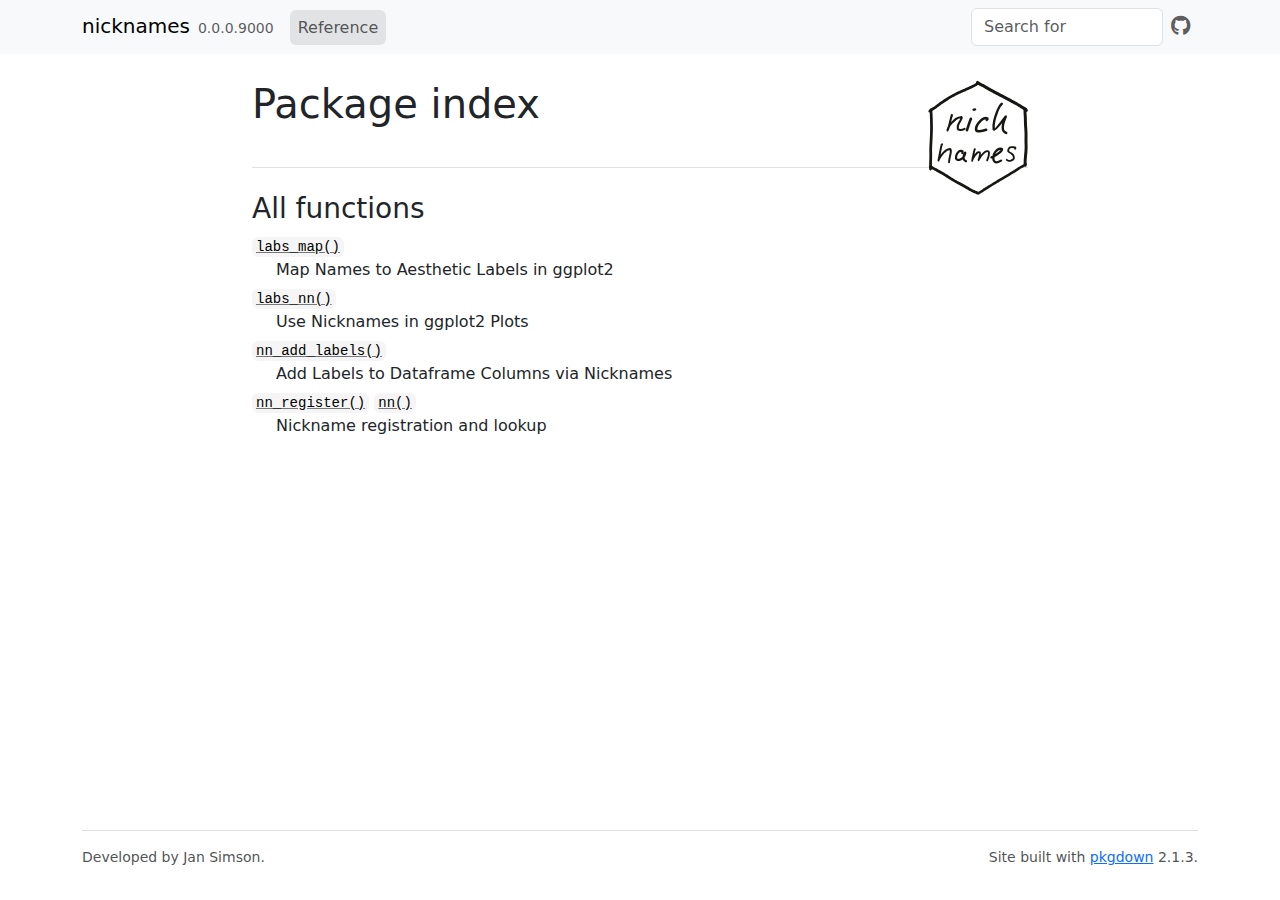
<file: reference/index.html>
<!DOCTYPE html>
<!-- Generated by pkgdown: do not edit by hand --><html lang="en"><head><meta http-equiv="Content-Type" content="text/html; charset=UTF-8"><meta charset="utf-8"><meta http-equiv="X-UA-Compatible" content="IE=edge"><meta name="viewport" content="width=device-width, initial-scale=1, shrink-to-fit=no"><title>Package index • nicknames</title><script src="../deps/jquery-3.6.0/jquery-3.6.0.min.js"></script><meta name="viewport" content="width=device-width, initial-scale=1, shrink-to-fit=no"><link href="../deps/bootstrap-5.3.1/bootstrap.min.css" rel="stylesheet"><script src="../deps/bootstrap-5.3.1/bootstrap.bundle.min.js"></script><link href="../deps/font-awesome-6.5.2/css/all.min.css" rel="stylesheet"><link href="../deps/font-awesome-6.5.2/css/v4-shims.min.css" rel="stylesheet"><script src="../deps/headroom-0.11.0/headroom.min.js"></script><script src="../deps/headroom-0.11.0/jQuery.headroom.min.js"></script><script src="../deps/bootstrap-toc-1.0.1/bootstrap-toc.min.js"></script><script src="../deps/clipboard.js-2.0.11/clipboard.min.js"></script><script src="../deps/search-1.0.0/autocomplete.jquery.min.js"></script><script src="../deps/search-1.0.0/fuse.min.js"></script><script src="../deps/search-1.0.0/mark.min.js"></script><!-- pkgdown --><script src="../pkgdown.js"></script><link href="../extra.css" rel="stylesheet"><meta property="og:title" content="Package index"><meta property="og:image" content="http://simson.io/nicknames/logo.svg"></head><body>
    <a href="#main" class="visually-hidden-focusable">Skip to contents</a>


    <nav class="navbar navbar-expand-lg fixed-top bg-light" data-bs-theme="light" aria-label="Site navigation"><div class="container">

    <a class="navbar-brand me-2" href="../index.html">nicknames</a>

    <small class="nav-text text-muted me-auto" data-bs-toggle="tooltip" data-bs-placement="bottom" title="">0.0.0.9000</small>


    <button class="navbar-toggler" type="button" data-bs-toggle="collapse" data-bs-target="#navbar" aria-controls="navbar" aria-expanded="false" aria-label="Toggle navigation">
      <span class="navbar-toggler-icon"></span>
    </button>

    <div id="navbar" class="collapse navbar-collapse ms-3">
      <ul class="navbar-nav me-auto"><li class="active nav-item"><a class="nav-link" href="../reference/index.html">Reference</a></li>
      </ul><ul class="navbar-nav"><li class="nav-item"><form class="form-inline" role="search">
 <input class="form-control" type="search" name="search-input" id="search-input" autocomplete="off" aria-label="Search site" placeholder="Search for" data-search-index="../search.json"></form></li>
<li class="nav-item"><a class="external-link nav-link" href="https://github.com/jansim/nicknames/" aria-label="GitHub"><span class="fa fab fa-github fa-lg"></span></a></li>
      </ul></div>


  </div>
</nav><div class="container template-reference-index">
<div class="row">
  <main id="main" class="col-md-9"><div class="page-header">
      <img src="../logo.svg" class="logo" alt=""><h1>Package index</h1>
    </div>

    <div class="section level2">
      <h2 id="all-functions">All functions<a class="anchor" aria-label="anchor" href="#all-functions"></a></h2>




    </div><div class="section level2">




      <dl><dt>

          <code><a href="labs_map.html">labs_map()</a></code>

        </dt>
        <dd>Map Names to Aesthetic Labels in ggplot2</dd>
      </dl><dl><dt>

          <code><a href="labs_nn.html">labs_nn()</a></code>

        </dt>
        <dd>Use Nicknames in ggplot2 Plots</dd>
      </dl><dl><dt>

          <code><a href="nn_add_labels.html">nn_add_labels()</a></code>

        </dt>
        <dd>Add Labels to Dataframe Columns via Nicknames</dd>
      </dl><dl><dt>

          <code><a href="nn_register.html">nn_register()</a></code> <code><a href="nn_register.html">nn()</a></code>

        </dt>
        <dd>Nickname registration and lookup</dd>
      </dl></div>
  </main></div>


    <footer><div class="pkgdown-footer-left">
  <p>Developed by Jan Simson.</p>
</div>

<div class="pkgdown-footer-right">
  <p>Site built with <a href="https://pkgdown.r-lib.org/" class="external-link">pkgdown</a> 2.1.3.</p>
</div>

    </footer></div>





  </body></html>
</file>
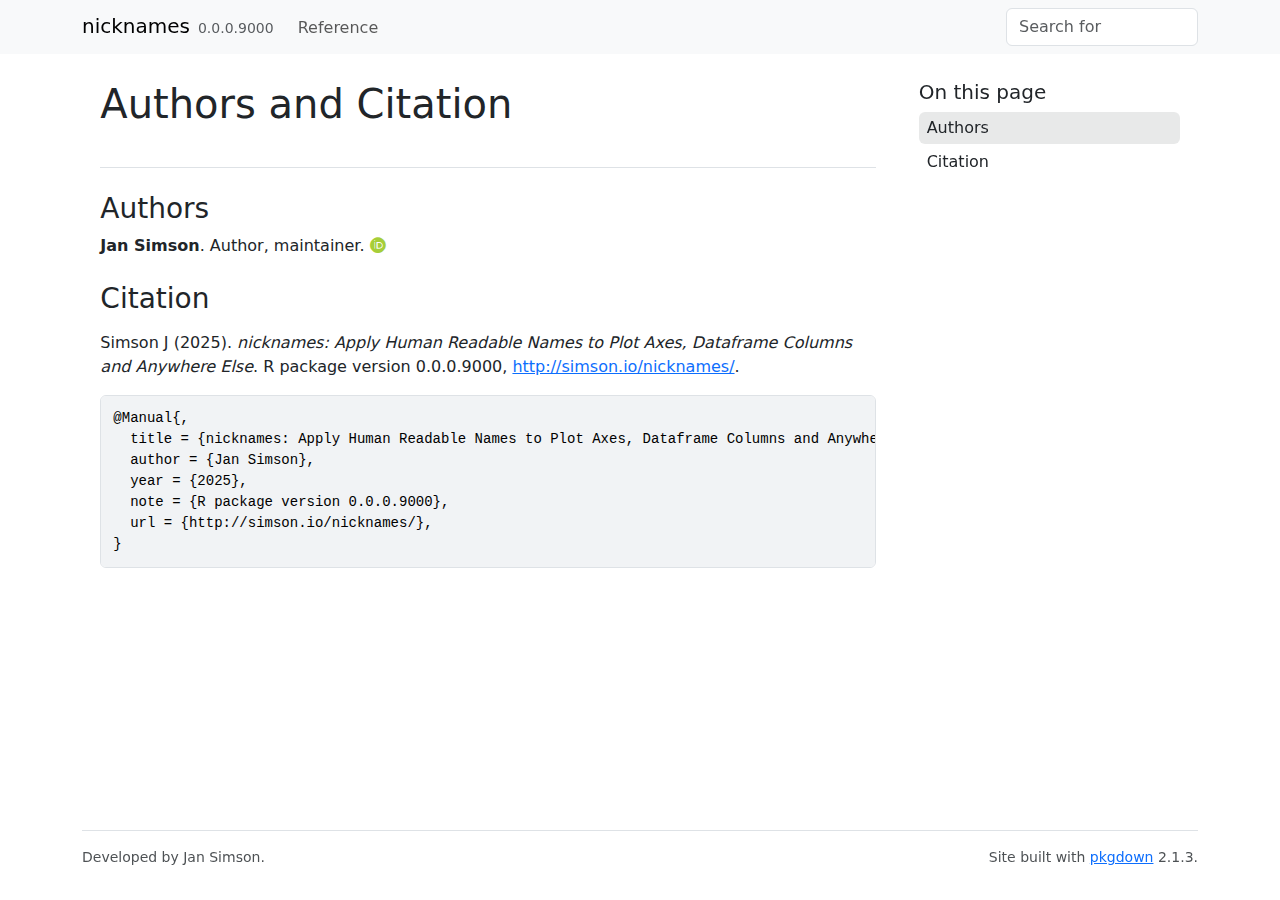
<file: authors.html>
<!DOCTYPE html>
<!-- Generated by pkgdown: do not edit by hand --><html lang="en"><head><meta http-equiv="Content-Type" content="text/html; charset=UTF-8"><meta charset="utf-8"><meta http-equiv="X-UA-Compatible" content="IE=edge"><meta name="viewport" content="width=device-width, initial-scale=1, shrink-to-fit=no"><title>Authors and Citation • nicknames</title><script src="deps/jquery-3.6.0/jquery-3.6.0.min.js"></script><meta name="viewport" content="width=device-width, initial-scale=1, shrink-to-fit=no"><link href="deps/bootstrap-5.3.1/bootstrap.min.css" rel="stylesheet"><script src="deps/bootstrap-5.3.1/bootstrap.bundle.min.js"></script><link href="deps/font-awesome-6.5.2/css/all.min.css" rel="stylesheet"><link href="deps/font-awesome-6.5.2/css/v4-shims.min.css" rel="stylesheet"><script src="deps/headroom-0.11.0/headroom.min.js"></script><script src="deps/headroom-0.11.0/jQuery.headroom.min.js"></script><script src="deps/bootstrap-toc-1.0.1/bootstrap-toc.min.js"></script><script src="deps/clipboard.js-2.0.11/clipboard.min.js"></script><script src="deps/search-1.0.0/autocomplete.jquery.min.js"></script><script src="deps/search-1.0.0/fuse.min.js"></script><script src="deps/search-1.0.0/mark.min.js"></script><!-- pkgdown --><script src="pkgdown.js"></script><meta property="og:title" content="Authors and Citation"></head><body>
    <a href="#main" class="visually-hidden-focusable">Skip to contents</a>


    <nav class="navbar navbar-expand-lg fixed-top bg-light" data-bs-theme="light" aria-label="Site navigation"><div class="container">

    <a class="navbar-brand me-2" href="index.html">nicknames</a>

    <small class="nav-text text-muted me-auto" data-bs-toggle="tooltip" data-bs-placement="bottom" title="">0.0.0.9000</small>


    <button class="navbar-toggler" type="button" data-bs-toggle="collapse" data-bs-target="#navbar" aria-controls="navbar" aria-expanded="false" aria-label="Toggle navigation">
      <span class="navbar-toggler-icon"></span>
    </button>

    <div id="navbar" class="collapse navbar-collapse ms-3">
      <ul class="navbar-nav me-auto"><li class="nav-item"><a class="nav-link" href="reference/index.html">Reference</a></li>
      </ul><ul class="navbar-nav"><li class="nav-item"><form class="form-inline" role="search">
 <input class="form-control" type="search" name="search-input" id="search-input" autocomplete="off" aria-label="Search site" placeholder="Search for" data-search-index="search.json"></form></li>
      </ul></div>


  </div>
</nav><div class="container template-citation-authors">
<div class="row">
  <main id="main" class="col-md-9"><div class="page-header">

      <h1>Authors and Citation</h1>
    </div>

    <div class="section level2">
      <h2>Authors</h2>

      <ul class="list-unstyled"><li>
          <p><strong>Jan Simson</strong>. Author, maintainer. <a href="https://orcid.org/0000-0002-9406-7761" target="orcid.widget" aria-label="ORCID" class="external-link"><span class="fab fa-orcid orcid" aria-hidden="true"></span></a>
          </p>
        </li>
      </ul></div>

    <div class="section level2">
      <h2 id="citation">Citation</h2>
      <p></p>

      <p>Simson J (2025).
<em>nicknames: Apply Human Readable Names to Plot Axes, Dataframe Columns and Anywhere Else</em>.
R package version 0.0.0.9000, <a href="http://simson.io/nicknames/">http://simson.io/nicknames/</a>.
</p>
      <pre>@Manual{,
  title = {nicknames: Apply Human Readable Names to Plot Axes, Dataframe Columns and Anywhere Else},
  author = {Jan Simson},
  year = {2025},
  note = {R package version 0.0.0.9000},
  url = {http://simson.io/nicknames/},
}</pre>
    </div>

  </main><aside class="col-md-3"><nav id="toc" aria-label="Table of contents"><h2>On this page</h2>
    </nav></aside></div>


    <footer><div class="pkgdown-footer-left">
  <p>Developed by Jan Simson.</p>
</div>

<div class="pkgdown-footer-right">
  <p>Site built with <a href="https://pkgdown.r-lib.org/" class="external-link">pkgdown</a> 2.1.3.</p>
</div>

    </footer></div>





  </body></html>
</file>
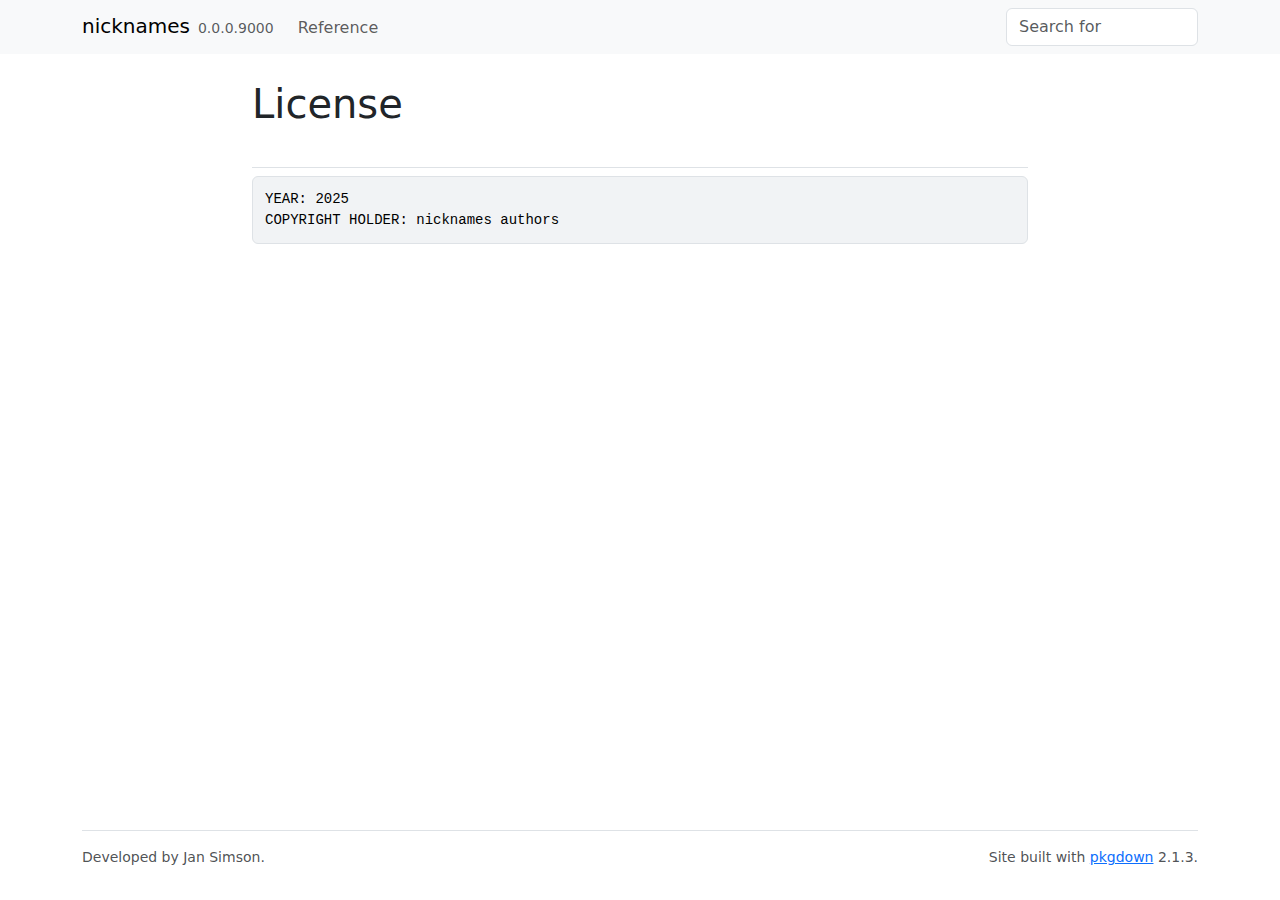
<file: LICENSE-text.html>
<!DOCTYPE html>
<!-- Generated by pkgdown: do not edit by hand --><html lang="en"><head><meta http-equiv="Content-Type" content="text/html; charset=UTF-8"><meta charset="utf-8"><meta http-equiv="X-UA-Compatible" content="IE=edge"><meta name="viewport" content="width=device-width, initial-scale=1, shrink-to-fit=no"><title>License • nicknames</title><script src="deps/jquery-3.6.0/jquery-3.6.0.min.js"></script><meta name="viewport" content="width=device-width, initial-scale=1, shrink-to-fit=no"><link href="deps/bootstrap-5.3.1/bootstrap.min.css" rel="stylesheet"><script src="deps/bootstrap-5.3.1/bootstrap.bundle.min.js"></script><link href="deps/font-awesome-6.5.2/css/all.min.css" rel="stylesheet"><link href="deps/font-awesome-6.5.2/css/v4-shims.min.css" rel="stylesheet"><script src="deps/headroom-0.11.0/headroom.min.js"></script><script src="deps/headroom-0.11.0/jQuery.headroom.min.js"></script><script src="deps/bootstrap-toc-1.0.1/bootstrap-toc.min.js"></script><script src="deps/clipboard.js-2.0.11/clipboard.min.js"></script><script src="deps/search-1.0.0/autocomplete.jquery.min.js"></script><script src="deps/search-1.0.0/fuse.min.js"></script><script src="deps/search-1.0.0/mark.min.js"></script><!-- pkgdown --><script src="pkgdown.js"></script><meta property="og:title" content="License"></head><body>
    <a href="#main" class="visually-hidden-focusable">Skip to contents</a>


    <nav class="navbar navbar-expand-lg fixed-top bg-light" data-bs-theme="light" aria-label="Site navigation"><div class="container">

    <a class="navbar-brand me-2" href="index.html">nicknames</a>

    <small class="nav-text text-muted me-auto" data-bs-toggle="tooltip" data-bs-placement="bottom" title="">0.0.0.9000</small>


    <button class="navbar-toggler" type="button" data-bs-toggle="collapse" data-bs-target="#navbar" aria-controls="navbar" aria-expanded="false" aria-label="Toggle navigation">
      <span class="navbar-toggler-icon"></span>
    </button>

    <div id="navbar" class="collapse navbar-collapse ms-3">
      <ul class="navbar-nav me-auto"><li class="nav-item"><a class="nav-link" href="reference/index.html">Reference</a></li>
      </ul><ul class="navbar-nav"><li class="nav-item"><form class="form-inline" role="search">
 <input class="form-control" type="search" name="search-input" id="search-input" autocomplete="off" aria-label="Search site" placeholder="Search for" data-search-index="search.json"></form></li>
      </ul></div>


  </div>
</nav><div class="container template-title-body">
<div class="row">
  <main id="main" class="col-md-9"><div class="page-header">

      <h1>License</h1>

    </div>

<pre>YEAR: 2025
COPYRIGHT HOLDER: nicknames authors
</pre>

  </main></div>


    <footer><div class="pkgdown-footer-left">
  <p>Developed by Jan Simson.</p>
</div>

<div class="pkgdown-footer-right">
  <p>Site built with <a href="https://pkgdown.r-lib.org/" class="external-link">pkgdown</a> 2.1.3.</p>
</div>

    </footer></div>





  </body></html>
</file>
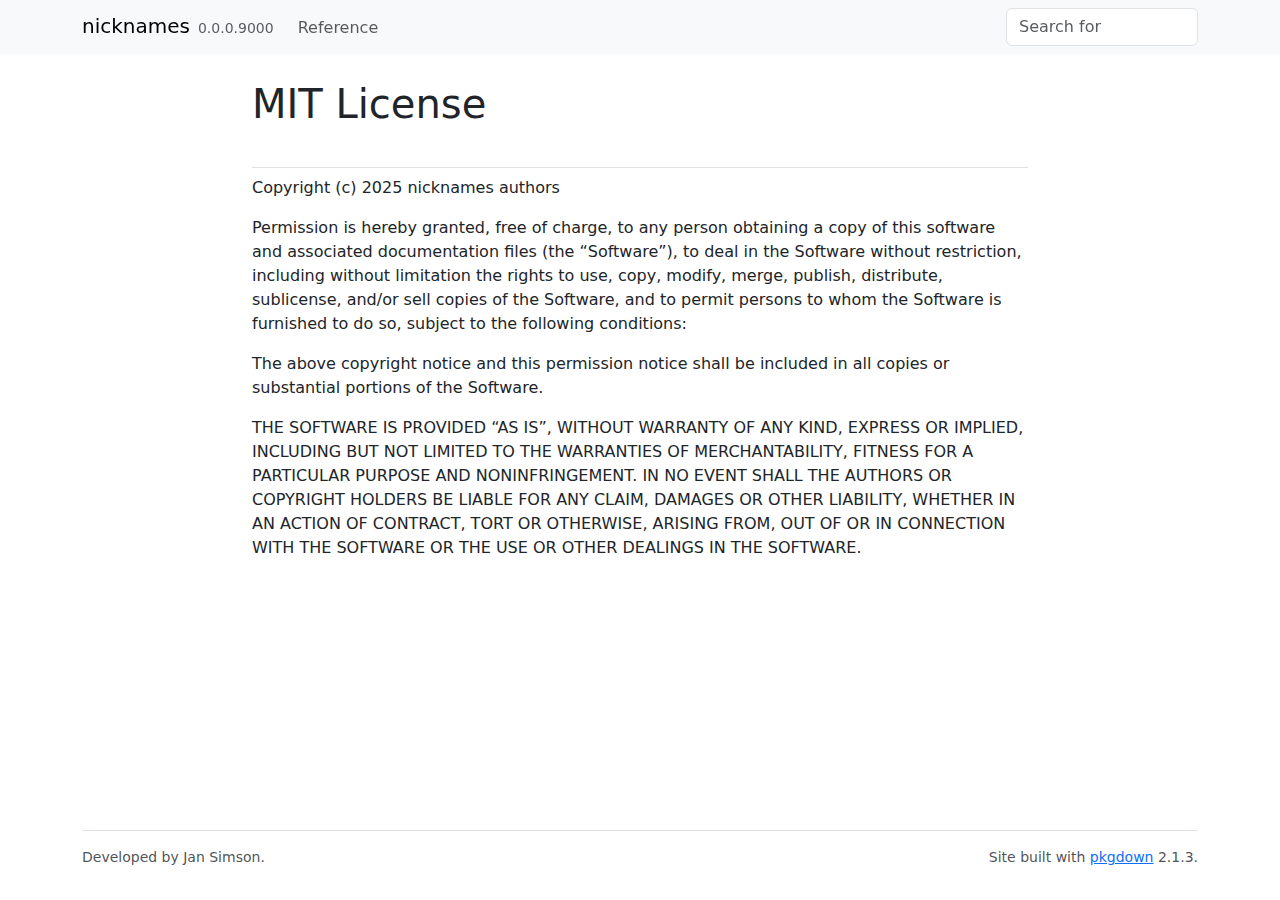
<file: LICENSE.html>
<!DOCTYPE html>
<!-- Generated by pkgdown: do not edit by hand --><html lang="en"><head><meta http-equiv="Content-Type" content="text/html; charset=UTF-8"><meta charset="utf-8"><meta http-equiv="X-UA-Compatible" content="IE=edge"><meta name="viewport" content="width=device-width, initial-scale=1, shrink-to-fit=no"><title>MIT License • nicknames</title><script src="deps/jquery-3.6.0/jquery-3.6.0.min.js"></script><meta name="viewport" content="width=device-width, initial-scale=1, shrink-to-fit=no"><link href="deps/bootstrap-5.3.1/bootstrap.min.css" rel="stylesheet"><script src="deps/bootstrap-5.3.1/bootstrap.bundle.min.js"></script><link href="deps/font-awesome-6.5.2/css/all.min.css" rel="stylesheet"><link href="deps/font-awesome-6.5.2/css/v4-shims.min.css" rel="stylesheet"><script src="deps/headroom-0.11.0/headroom.min.js"></script><script src="deps/headroom-0.11.0/jQuery.headroom.min.js"></script><script src="deps/bootstrap-toc-1.0.1/bootstrap-toc.min.js"></script><script src="deps/clipboard.js-2.0.11/clipboard.min.js"></script><script src="deps/search-1.0.0/autocomplete.jquery.min.js"></script><script src="deps/search-1.0.0/fuse.min.js"></script><script src="deps/search-1.0.0/mark.min.js"></script><!-- pkgdown --><script src="pkgdown.js"></script><meta property="og:title" content="MIT License"></head><body>
    <a href="#main" class="visually-hidden-focusable">Skip to contents</a>


    <nav class="navbar navbar-expand-lg fixed-top bg-light" data-bs-theme="light" aria-label="Site navigation"><div class="container">

    <a class="navbar-brand me-2" href="index.html">nicknames</a>

    <small class="nav-text text-muted me-auto" data-bs-toggle="tooltip" data-bs-placement="bottom" title="">0.0.0.9000</small>


    <button class="navbar-toggler" type="button" data-bs-toggle="collapse" data-bs-target="#navbar" aria-controls="navbar" aria-expanded="false" aria-label="Toggle navigation">
      <span class="navbar-toggler-icon"></span>
    </button>

    <div id="navbar" class="collapse navbar-collapse ms-3">
      <ul class="navbar-nav me-auto"><li class="nav-item"><a class="nav-link" href="reference/index.html">Reference</a></li>
      </ul><ul class="navbar-nav"><li class="nav-item"><form class="form-inline" role="search">
 <input class="form-control" type="search" name="search-input" id="search-input" autocomplete="off" aria-label="Search site" placeholder="Search for" data-search-index="search.json"></form></li>
      </ul></div>


  </div>
</nav><div class="container template-title-body">
<div class="row">
  <main id="main" class="col-md-9"><div class="page-header">

      <h1>MIT License</h1>

    </div>

<div id="mit-license" class="section level1">

<p>Copyright (c) 2025 nicknames authors</p>
<p>Permission is hereby granted, free of charge, to any person obtaining a copy of this software and associated documentation files (the “Software”), to deal in the Software without restriction, including without limitation the rights to use, copy, modify, merge, publish, distribute, sublicense, and/or sell copies of the Software, and to permit persons to whom the Software is furnished to do so, subject to the following conditions:</p>
<p>The above copyright notice and this permission notice shall be included in all copies or substantial portions of the Software.</p>
<p>THE SOFTWARE IS PROVIDED “AS IS”, WITHOUT WARRANTY OF ANY KIND, EXPRESS OR IMPLIED, INCLUDING BUT NOT LIMITED TO THE WARRANTIES OF MERCHANTABILITY, FITNESS FOR A PARTICULAR PURPOSE AND NONINFRINGEMENT. IN NO EVENT SHALL THE AUTHORS OR COPYRIGHT HOLDERS BE LIABLE FOR ANY CLAIM, DAMAGES OR OTHER LIABILITY, WHETHER IN AN ACTION OF CONTRACT, TORT OR OTHERWISE, ARISING FROM, OUT OF OR IN CONNECTION WITH THE SOFTWARE OR THE USE OR OTHER DEALINGS IN THE SOFTWARE.</p>
</div>

  </main></div>


    <footer><div class="pkgdown-footer-left">
  <p>Developed by Jan Simson.</p>
</div>

<div class="pkgdown-footer-right">
  <p>Site built with <a href="https://pkgdown.r-lib.org/" class="external-link">pkgdown</a> 2.1.3.</p>
</div>

    </footer></div>





  </body></html>
</file>
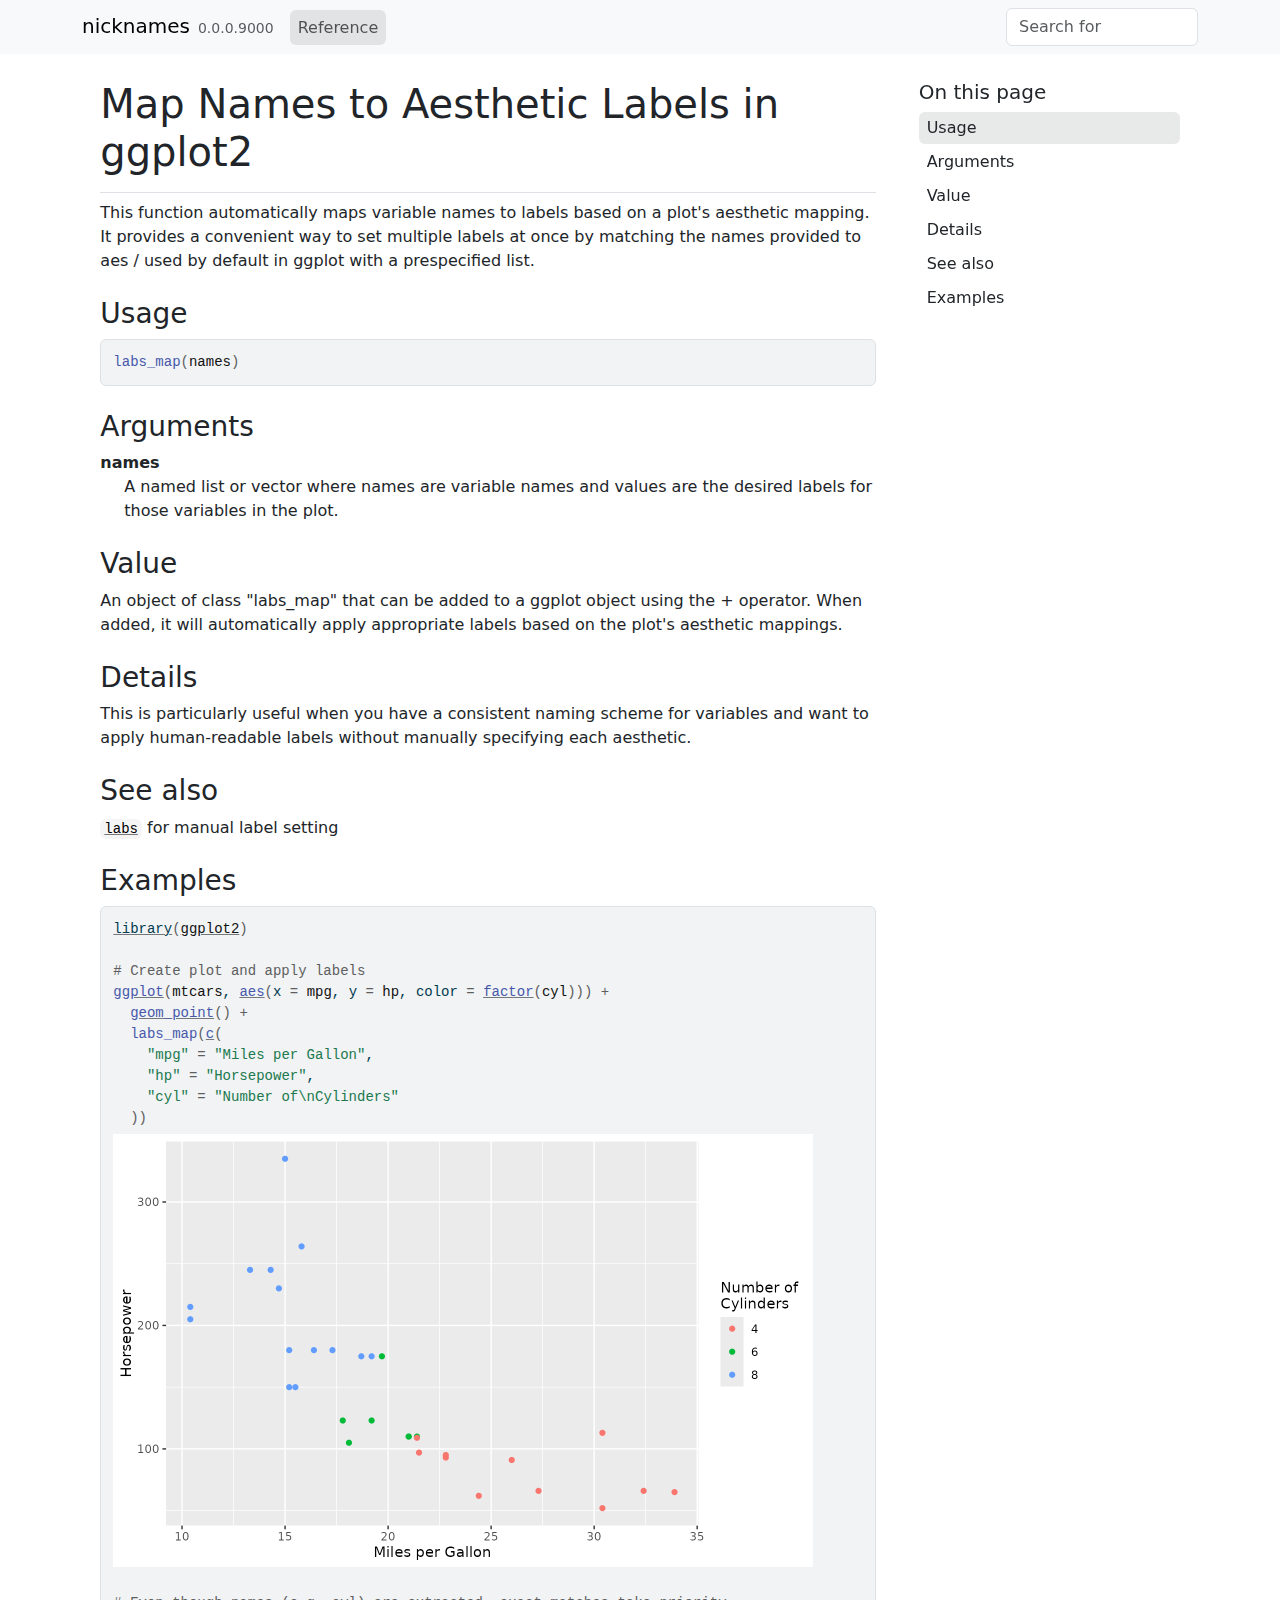
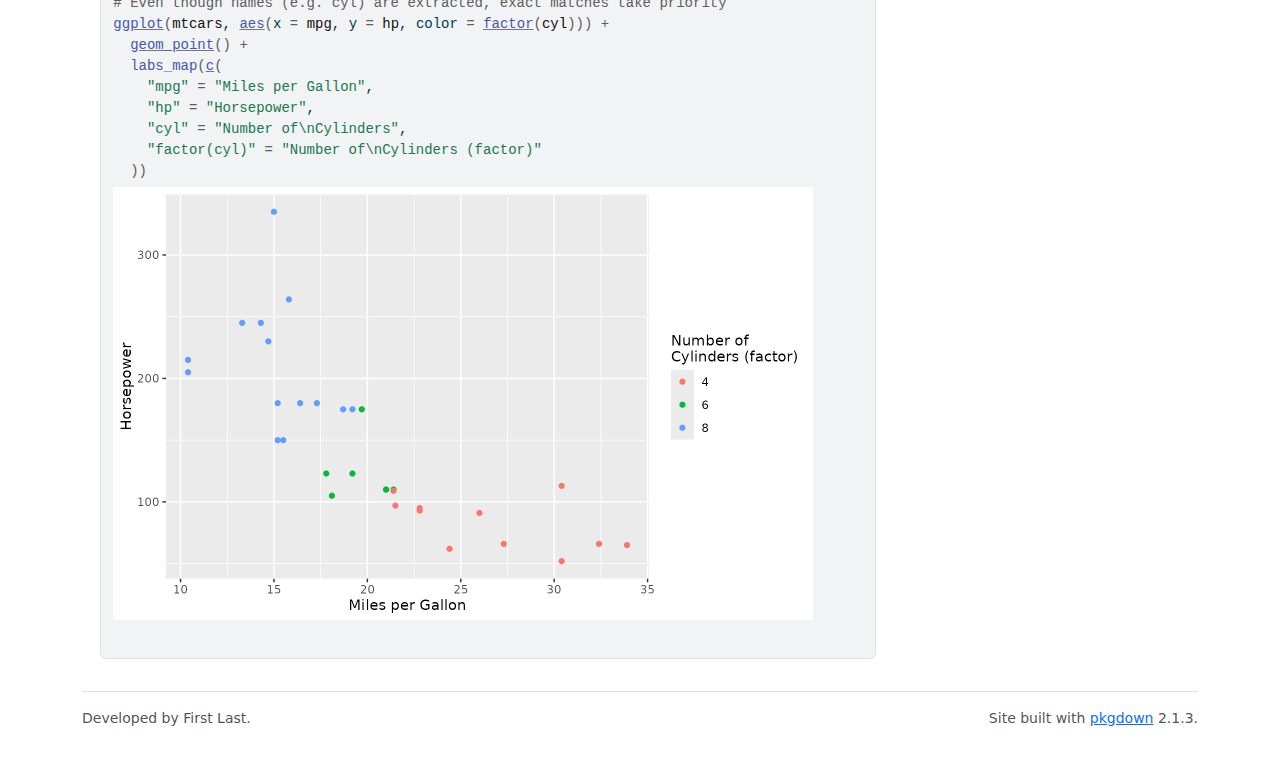
<file: reference/labs_map.html>
<!DOCTYPE html>
<!-- Generated by pkgdown: do not edit by hand --><html lang="en"><head><meta http-equiv="Content-Type" content="text/html; charset=UTF-8"><meta charset="utf-8"><meta http-equiv="X-UA-Compatible" content="IE=edge"><meta name="viewport" content="width=device-width, initial-scale=1, shrink-to-fit=no"><title>Map Names to Aesthetic Labels in ggplot2 — labs_map • nicknames</title><script src="../deps/jquery-3.6.0/jquery-3.6.0.min.js"></script><meta name="viewport" content="width=device-width, initial-scale=1, shrink-to-fit=no"><link href="../deps/bootstrap-5.3.1/bootstrap.min.css" rel="stylesheet"><script src="../deps/bootstrap-5.3.1/bootstrap.bundle.min.js"></script><link href="../deps/font-awesome-6.5.2/css/all.min.css" rel="stylesheet"><link href="../deps/font-awesome-6.5.2/css/v4-shims.min.css" rel="stylesheet"><script src="../deps/headroom-0.11.0/headroom.min.js"></script><script src="../deps/headroom-0.11.0/jQuery.headroom.min.js"></script><script src="../deps/bootstrap-toc-1.0.1/bootstrap-toc.min.js"></script><script src="../deps/clipboard.js-2.0.11/clipboard.min.js"></script><script src="../deps/search-1.0.0/autocomplete.jquery.min.js"></script><script src="../deps/search-1.0.0/fuse.min.js"></script><script src="../deps/search-1.0.0/mark.min.js"></script><!-- pkgdown --><script src="../pkgdown.js"></script><meta property="og:title" content="Map Names to Aesthetic Labels in ggplot2 — labs_map"><meta name="description" content="This function automatically maps variable names to labels based on a plot's
aesthetic mapping. It provides a convenient way to set multiple labels at
once by matching the names provided to aes / used by default in ggplot with
a prespecified list."><meta property="og:description" content="This function automatically maps variable names to labels based on a plot's
aesthetic mapping. It provides a convenient way to set multiple labels at
once by matching the names provided to aes / used by default in ggplot with
a prespecified list."></head><body>
    <a href="#main" class="visually-hidden-focusable">Skip to contents</a>


    <nav class="navbar navbar-expand-lg fixed-top bg-light" data-bs-theme="light" aria-label="Site navigation"><div class="container">

    <a class="navbar-brand me-2" href="../index.html">nicknames</a>

    <small class="nav-text text-muted me-auto" data-bs-toggle="tooltip" data-bs-placement="bottom" title="">0.0.0.9000</small>


    <button class="navbar-toggler" type="button" data-bs-toggle="collapse" data-bs-target="#navbar" aria-controls="navbar" aria-expanded="false" aria-label="Toggle navigation">
      <span class="navbar-toggler-icon"></span>
    </button>

    <div id="navbar" class="collapse navbar-collapse ms-3">
      <ul class="navbar-nav me-auto"><li class="active nav-item"><a class="nav-link" href="../reference/index.html">Reference</a></li>
      </ul><ul class="navbar-nav"><li class="nav-item"><form class="form-inline" role="search">
 <input class="form-control" type="search" name="search-input" id="search-input" autocomplete="off" aria-label="Search site" placeholder="Search for" data-search-index="../search.json"></form></li>
      </ul></div>


  </div>
</nav><div class="container template-reference-topic">
<div class="row">
  <main id="main" class="col-md-9"><div class="page-header">

      <h1>Map Names to Aesthetic Labels in ggplot2</h1>

      <div class="d-none name"><code>labs_map.Rd</code></div>
    </div>

    <div class="ref-description section level2">
    <p>This function automatically maps variable names to labels based on a plot's
aesthetic mapping. It provides a convenient way to set multiple labels at
once by matching the names provided to aes / used by default in ggplot with
a prespecified list.</p>
    </div>

    <div class="section level2">
    <h2 id="ref-usage">Usage<a class="anchor" aria-label="anchor" href="#ref-usage"></a></h2>
    <div class="sourceCode"><pre class="sourceCode r"><code><span><span class="fu">labs_map</span><span class="op">(</span><span class="va">names</span><span class="op">)</span></span></code></pre></div>
    </div>

    <div class="section level2">
    <h2 id="arguments">Arguments<a class="anchor" aria-label="anchor" href="#arguments"></a></h2>


<dl><dt id="arg-names">names<a class="anchor" aria-label="anchor" href="#arg-names"></a></dt>
<dd><p>A named list or vector where names are variable names and values
are the desired labels for those variables in the plot.</p></dd>

</dl></div>
    <div class="section level2">
    <h2 id="value">Value<a class="anchor" aria-label="anchor" href="#value"></a></h2>
    <p>An object of class "labs_map" that can be added to a ggplot object
using the + operator. When added, it will automatically apply appropriate
labels based on the plot's aesthetic mappings.</p>
    </div>
    <div class="section level2">
    <h2 id="details">Details<a class="anchor" aria-label="anchor" href="#details"></a></h2>
    <p>This is particularly useful when you have a consistent naming scheme for
variables and want to apply human-readable labels without manually specifying
each aesthetic.</p>
    </div>
    <div class="section level2">
    <h2 id="see-also">See also<a class="anchor" aria-label="anchor" href="#see-also"></a></h2>
    <div class="dont-index"><p><code><a href="https://ggplot2.tidyverse.org/reference/labs.html" class="external-link">labs</a></code> for manual label setting</p></div>
    </div>

    <div class="section level2">
    <h2 id="ref-examples">Examples<a class="anchor" aria-label="anchor" href="#ref-examples"></a></h2>
    <div class="sourceCode"><pre class="sourceCode r"><code><span class="r-in"><span><span class="kw"><a href="https://rdrr.io/r/base/library.html" class="external-link">library</a></span><span class="op">(</span><span class="va"><a href="https://ggplot2.tidyverse.org" class="external-link">ggplot2</a></span><span class="op">)</span></span></span>
<span class="r-in"><span></span></span>
<span class="r-in"><span><span class="co"># Create plot and apply labels</span></span></span>
<span class="r-in"><span><span class="fu"><a href="https://ggplot2.tidyverse.org/reference/ggplot.html" class="external-link">ggplot</a></span><span class="op">(</span><span class="va">mtcars</span>, <span class="fu"><a href="https://ggplot2.tidyverse.org/reference/aes.html" class="external-link">aes</a></span><span class="op">(</span>x <span class="op">=</span> <span class="va">mpg</span>, y <span class="op">=</span> <span class="va">hp</span>, color <span class="op">=</span> <span class="fu"><a href="https://rdrr.io/r/base/factor.html" class="external-link">factor</a></span><span class="op">(</span><span class="va">cyl</span><span class="op">)</span><span class="op">)</span><span class="op">)</span> <span class="op">+</span></span></span>
<span class="r-in"><span>  <span class="fu"><a href="https://ggplot2.tidyverse.org/reference/geom_point.html" class="external-link">geom_point</a></span><span class="op">(</span><span class="op">)</span> <span class="op">+</span></span></span>
<span class="r-in"><span>  <span class="fu">labs_map</span><span class="op">(</span><span class="fu"><a href="https://rdrr.io/r/base/c.html" class="external-link">c</a></span><span class="op">(</span></span></span>
<span class="r-in"><span>    <span class="st">"mpg"</span> <span class="op">=</span> <span class="st">"Miles per Gallon"</span>,</span></span>
<span class="r-in"><span>    <span class="st">"hp"</span> <span class="op">=</span> <span class="st">"Horsepower"</span>,</span></span>
<span class="r-in"><span>    <span class="st">"cyl"</span> <span class="op">=</span> <span class="st">"Number of\nCylinders"</span></span></span>
<span class="r-in"><span>  <span class="op">)</span><span class="op">)</span></span></span>
<span class="r-plt img"><img src="labs_map-1.png" alt="" width="700" height="433"></span>
<span class="r-in"><span></span></span>
<span class="r-in"><span><span class="co"># Even though names (e.g. cyl) are extracted, exact matches take priority</span></span></span>
<span class="r-in"><span><span class="fu"><a href="https://ggplot2.tidyverse.org/reference/ggplot.html" class="external-link">ggplot</a></span><span class="op">(</span><span class="va">mtcars</span>, <span class="fu"><a href="https://ggplot2.tidyverse.org/reference/aes.html" class="external-link">aes</a></span><span class="op">(</span>x <span class="op">=</span> <span class="va">mpg</span>, y <span class="op">=</span> <span class="va">hp</span>, color <span class="op">=</span> <span class="fu"><a href="https://rdrr.io/r/base/factor.html" class="external-link">factor</a></span><span class="op">(</span><span class="va">cyl</span><span class="op">)</span><span class="op">)</span><span class="op">)</span> <span class="op">+</span></span></span>
<span class="r-in"><span>  <span class="fu"><a href="https://ggplot2.tidyverse.org/reference/geom_point.html" class="external-link">geom_point</a></span><span class="op">(</span><span class="op">)</span> <span class="op">+</span></span></span>
<span class="r-in"><span>  <span class="fu">labs_map</span><span class="op">(</span><span class="fu"><a href="https://rdrr.io/r/base/c.html" class="external-link">c</a></span><span class="op">(</span></span></span>
<span class="r-in"><span>    <span class="st">"mpg"</span> <span class="op">=</span> <span class="st">"Miles per Gallon"</span>,</span></span>
<span class="r-in"><span>    <span class="st">"hp"</span> <span class="op">=</span> <span class="st">"Horsepower"</span>,</span></span>
<span class="r-in"><span>    <span class="st">"cyl"</span> <span class="op">=</span> <span class="st">"Number of\nCylinders"</span>,</span></span>
<span class="r-in"><span>    <span class="st">"factor(cyl)"</span> <span class="op">=</span> <span class="st">"Number of\nCylinders (factor)"</span></span></span>
<span class="r-in"><span>  <span class="op">)</span><span class="op">)</span></span></span>
<span class="r-plt img"><img src="labs_map-2.png" alt="" width="700" height="433"></span>
<span class="r-in"><span></span></span>
</code></pre></div>
    </div>
  </main><aside class="col-md-3"><nav id="toc" aria-label="Table of contents"><h2>On this page</h2>
    </nav></aside></div>


    <footer><div class="pkgdown-footer-left">
  <p>Developed by First Last.</p>
</div>

<div class="pkgdown-footer-right">
  <p>Site built with <a href="https://pkgdown.r-lib.org/" class="external-link">pkgdown</a> 2.1.3.</p>
</div>

    </footer></div>





  </body></html>
</file>
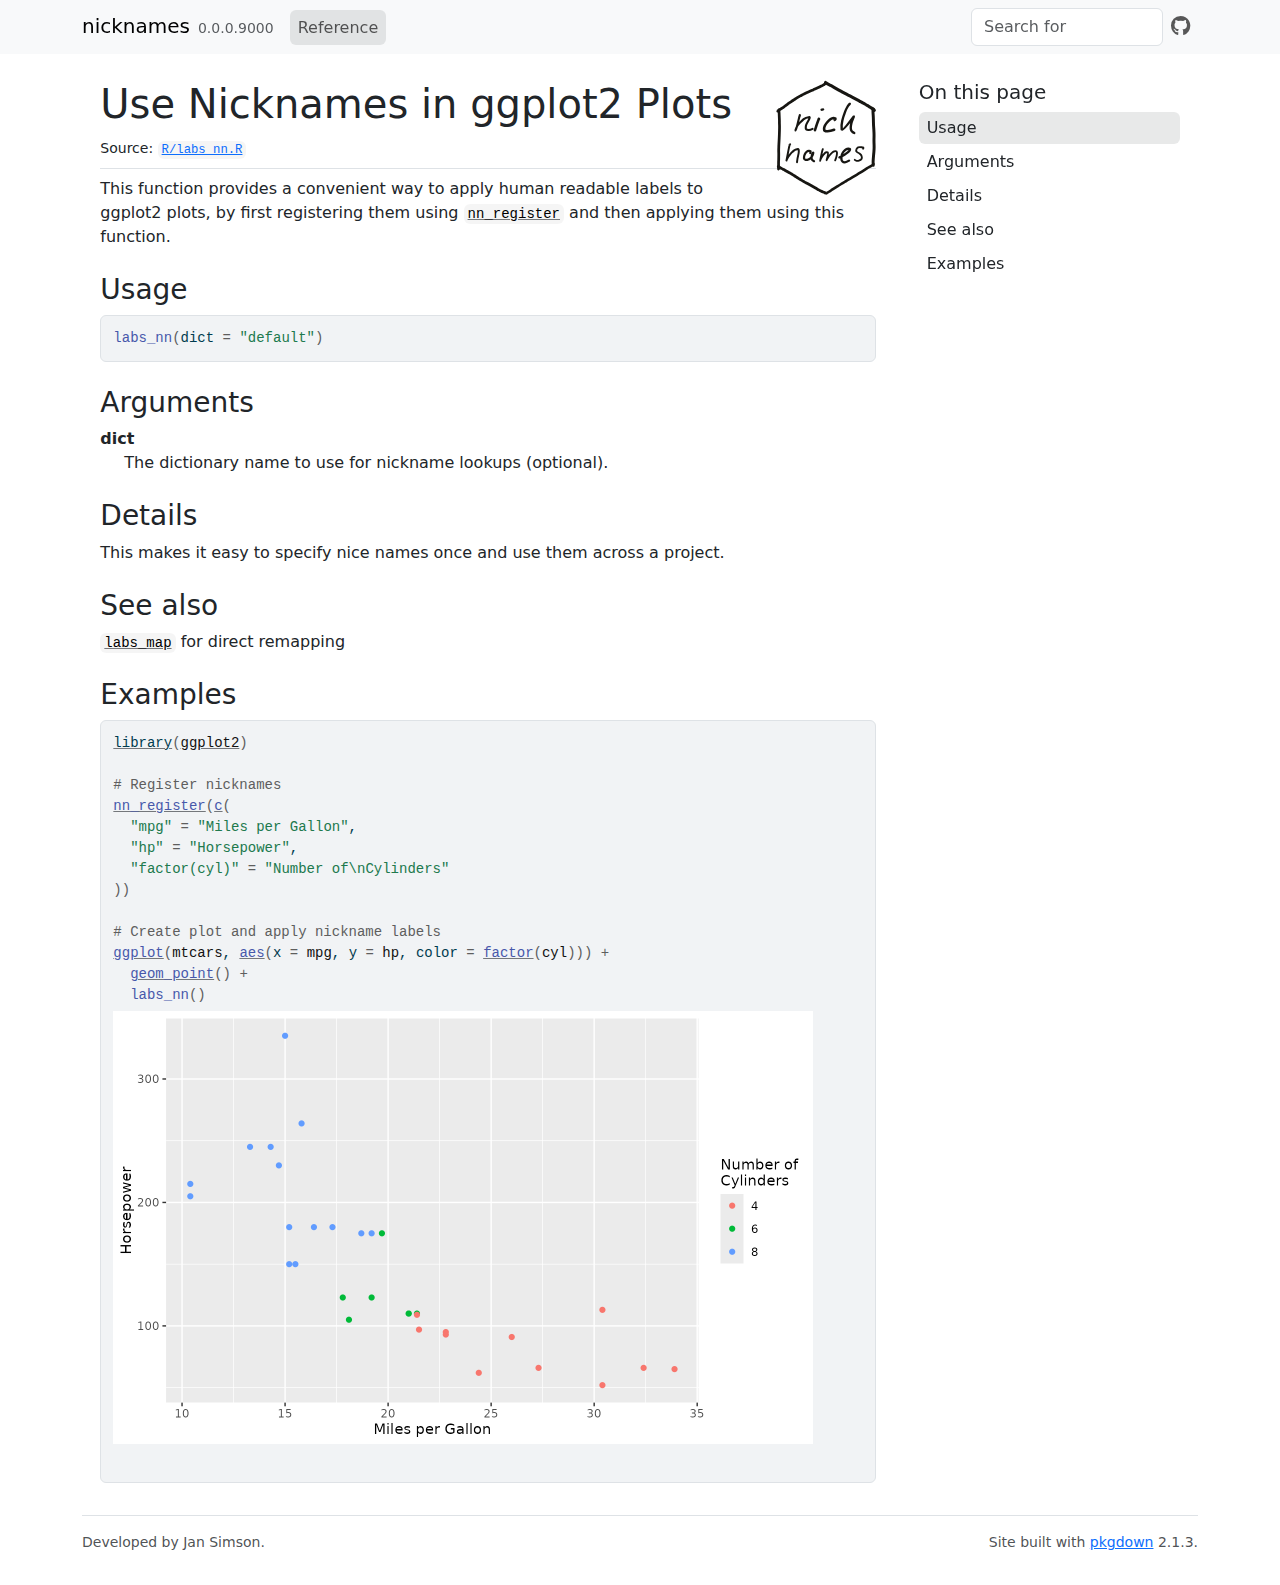
<file: reference/labs_nn.html>
<!DOCTYPE html>
<!-- Generated by pkgdown: do not edit by hand --><html lang="en"><head><meta http-equiv="Content-Type" content="text/html; charset=UTF-8"><meta charset="utf-8"><meta http-equiv="X-UA-Compatible" content="IE=edge"><meta name="viewport" content="width=device-width, initial-scale=1, shrink-to-fit=no"><title>Use Nicknames in ggplot2 Plots — labs_nn • nicknames</title><script src="../deps/jquery-3.6.0/jquery-3.6.0.min.js"></script><meta name="viewport" content="width=device-width, initial-scale=1, shrink-to-fit=no"><link href="../deps/bootstrap-5.3.1/bootstrap.min.css" rel="stylesheet"><script src="../deps/bootstrap-5.3.1/bootstrap.bundle.min.js"></script><link href="../deps/font-awesome-6.5.2/css/all.min.css" rel="stylesheet"><link href="../deps/font-awesome-6.5.2/css/v4-shims.min.css" rel="stylesheet"><script src="../deps/headroom-0.11.0/headroom.min.js"></script><script src="../deps/headroom-0.11.0/jQuery.headroom.min.js"></script><script src="../deps/bootstrap-toc-1.0.1/bootstrap-toc.min.js"></script><script src="../deps/clipboard.js-2.0.11/clipboard.min.js"></script><script src="../deps/search-1.0.0/autocomplete.jquery.min.js"></script><script src="../deps/search-1.0.0/fuse.min.js"></script><script src="../deps/search-1.0.0/mark.min.js"></script><!-- pkgdown --><script src="../pkgdown.js"></script><link href="../extra.css" rel="stylesheet"><meta property="og:title" content="Use Nicknames in ggplot2 Plots — labs_nn"><meta name="description" content="This function provides a convenient way to apply human readable labels to
ggplot2 plots, by first registering them using nn_register and
then applying them using this function."><meta property="og:description" content="This function provides a convenient way to apply human readable labels to
ggplot2 plots, by first registering them using nn_register and
then applying them using this function."><meta property="og:image" content="http://simson.io/nicknames/logo.svg"></head><body>
    <a href="#main" class="visually-hidden-focusable">Skip to contents</a>


    <nav class="navbar navbar-expand-lg fixed-top bg-light" data-bs-theme="light" aria-label="Site navigation"><div class="container">

    <a class="navbar-brand me-2" href="../index.html">nicknames</a>

    <small class="nav-text text-muted me-auto" data-bs-toggle="tooltip" data-bs-placement="bottom" title="">0.0.0.9000</small>


    <button class="navbar-toggler" type="button" data-bs-toggle="collapse" data-bs-target="#navbar" aria-controls="navbar" aria-expanded="false" aria-label="Toggle navigation">
      <span class="navbar-toggler-icon"></span>
    </button>

    <div id="navbar" class="collapse navbar-collapse ms-3">
      <ul class="navbar-nav me-auto"><li class="active nav-item"><a class="nav-link" href="../reference/index.html">Reference</a></li>
      </ul><ul class="navbar-nav"><li class="nav-item"><form class="form-inline" role="search">
 <input class="form-control" type="search" name="search-input" id="search-input" autocomplete="off" aria-label="Search site" placeholder="Search for" data-search-index="../search.json"></form></li>
<li class="nav-item"><a class="external-link nav-link" href="https://github.com/jansim/nicknames/" aria-label="GitHub"><span class="fa fab fa-github fa-lg"></span></a></li>
      </ul></div>


  </div>
</nav><div class="container template-reference-topic">
<div class="row">
  <main id="main" class="col-md-9"><div class="page-header">
      <img src="../logo.svg" class="logo" alt=""><h1>Use Nicknames in ggplot2 Plots</h1>
      <small class="dont-index">Source: <a href="https://github.com/jansim/nicknames/blob/main/R/labs_nn.R" class="external-link"><code>R/labs_nn.R</code></a></small>
      <div class="d-none name"><code>labs_nn.Rd</code></div>
    </div>

    <div class="ref-description section level2">
    <p>This function provides a convenient way to apply human readable labels to
ggplot2 plots, by first registering them using <code><a href="nn_register.html">nn_register</a></code> and
then applying them using this function.</p>
    </div>

    <div class="section level2">
    <h2 id="ref-usage">Usage<a class="anchor" aria-label="anchor" href="#ref-usage"></a></h2>
    <div class="sourceCode"><pre class="sourceCode r"><code><span><span class="fu">labs_nn</span><span class="op">(</span>dict <span class="op">=</span> <span class="st">"default"</span><span class="op">)</span></span></code></pre></div>
    </div>

    <div class="section level2">
    <h2 id="arguments">Arguments<a class="anchor" aria-label="anchor" href="#arguments"></a></h2>


<dl><dt id="arg-dict">dict<a class="anchor" aria-label="anchor" href="#arg-dict"></a></dt>
<dd><p>The dictionary name to use for nickname lookups (optional).</p></dd>

</dl></div>
    <div class="section level2">
    <h2 id="details">Details<a class="anchor" aria-label="anchor" href="#details"></a></h2>
    <p>This makes it easy to specify nice names once and use them across a project.</p>
    </div>
    <div class="section level2">
    <h2 id="see-also">See also<a class="anchor" aria-label="anchor" href="#see-also"></a></h2>
    <div class="dont-index"><p><code><a href="labs_map.html">labs_map</a></code> for direct remapping</p></div>
    </div>

    <div class="section level2">
    <h2 id="ref-examples">Examples<a class="anchor" aria-label="anchor" href="#ref-examples"></a></h2>
    <div class="sourceCode"><pre class="sourceCode r"><code><span class="r-in"><span><span class="kw"><a href="https://rdrr.io/r/base/library.html" class="external-link">library</a></span><span class="op">(</span><span class="va"><a href="https://ggplot2.tidyverse.org" class="external-link">ggplot2</a></span><span class="op">)</span></span></span>
<span class="r-in"><span></span></span>
<span class="r-in"><span><span class="co"># Register nicknames</span></span></span>
<span class="r-in"><span><span class="fu"><a href="nn_register.html">nn_register</a></span><span class="op">(</span><span class="fu"><a href="https://rdrr.io/r/base/c.html" class="external-link">c</a></span><span class="op">(</span></span></span>
<span class="r-in"><span>  <span class="st">"mpg"</span> <span class="op">=</span> <span class="st">"Miles per Gallon"</span>,</span></span>
<span class="r-in"><span>  <span class="st">"hp"</span> <span class="op">=</span> <span class="st">"Horsepower"</span>,</span></span>
<span class="r-in"><span>  <span class="st">"factor(cyl)"</span> <span class="op">=</span> <span class="st">"Number of\nCylinders"</span></span></span>
<span class="r-in"><span><span class="op">)</span><span class="op">)</span></span></span>
<span class="r-in"><span></span></span>
<span class="r-in"><span><span class="co"># Create plot and apply nickname labels</span></span></span>
<span class="r-in"><span><span class="fu"><a href="https://ggplot2.tidyverse.org/reference/ggplot.html" class="external-link">ggplot</a></span><span class="op">(</span><span class="va">mtcars</span>, <span class="fu"><a href="https://ggplot2.tidyverse.org/reference/aes.html" class="external-link">aes</a></span><span class="op">(</span>x <span class="op">=</span> <span class="va">mpg</span>, y <span class="op">=</span> <span class="va">hp</span>, color <span class="op">=</span> <span class="fu"><a href="https://rdrr.io/r/base/factor.html" class="external-link">factor</a></span><span class="op">(</span><span class="va">cyl</span><span class="op">)</span><span class="op">)</span><span class="op">)</span> <span class="op">+</span></span></span>
<span class="r-in"><span>  <span class="fu"><a href="https://ggplot2.tidyverse.org/reference/geom_point.html" class="external-link">geom_point</a></span><span class="op">(</span><span class="op">)</span> <span class="op">+</span></span></span>
<span class="r-in"><span>  <span class="fu">labs_nn</span><span class="op">(</span><span class="op">)</span></span></span>
<span class="r-plt img"><img src="labs_nn-1.png" alt="" width="700" height="433"></span>
<span class="r-in"><span></span></span>
</code></pre></div>
    </div>
  </main><aside class="col-md-3"><nav id="toc" aria-label="Table of contents"><h2>On this page</h2>
    </nav></aside></div>


    <footer><div class="pkgdown-footer-left">
  <p>Developed by Jan Simson.</p>
</div>

<div class="pkgdown-footer-right">
  <p>Site built with <a href="https://pkgdown.r-lib.org/" class="external-link">pkgdown</a> 2.1.3.</p>
</div>

    </footer></div>





  </body></html>
</file>
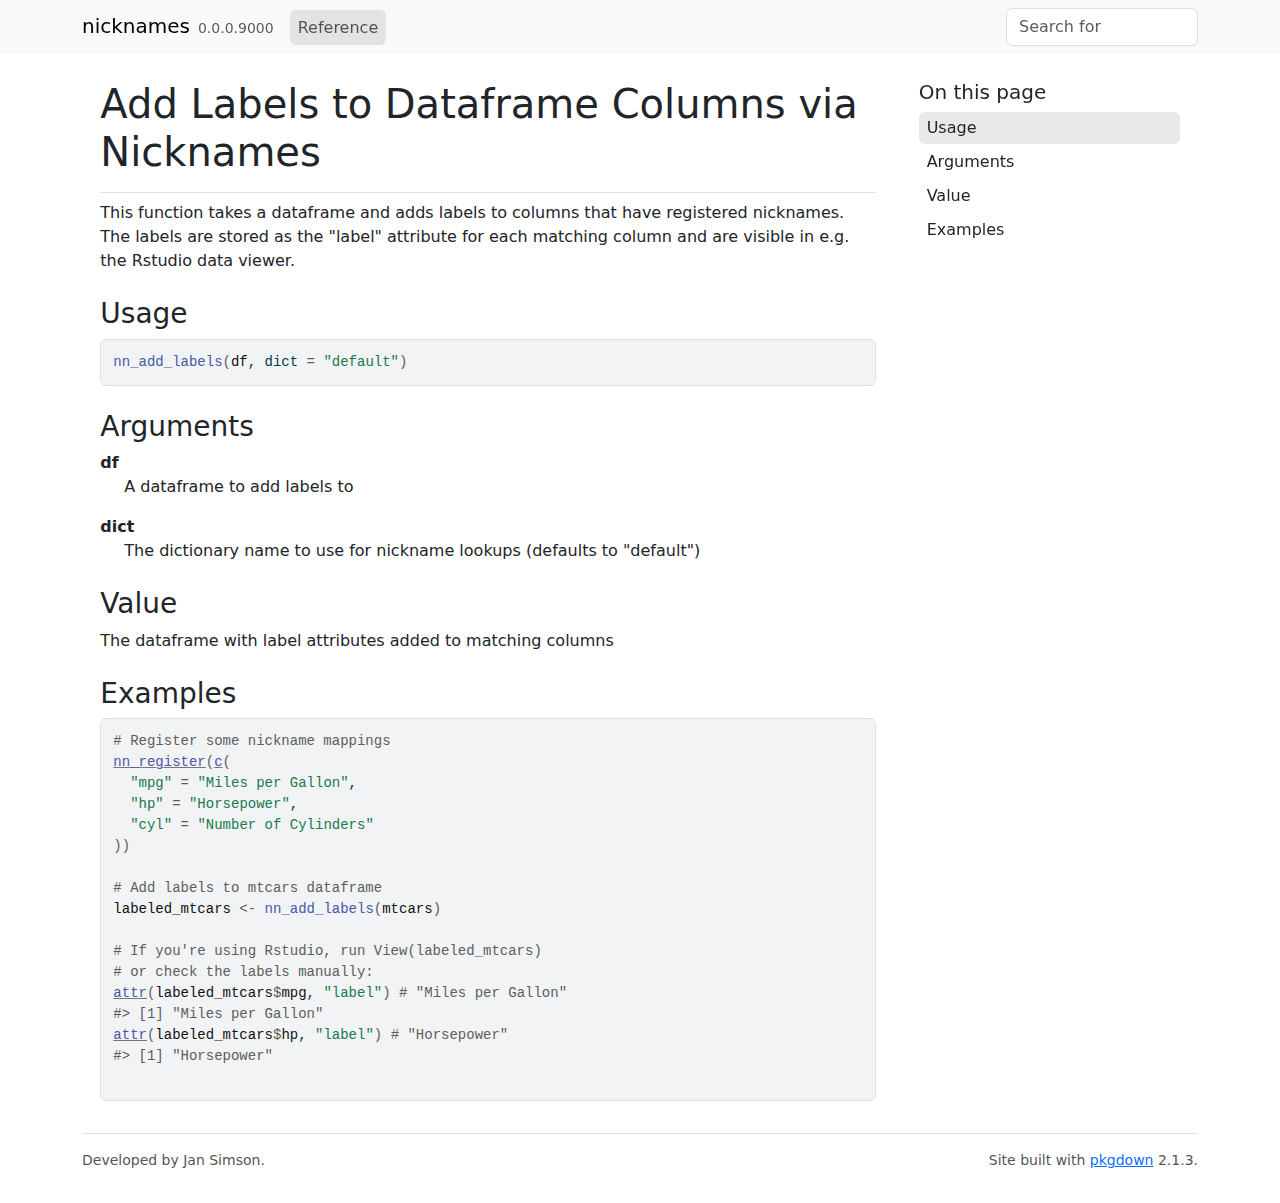
<file: reference/nn_add_labels.html>
<!DOCTYPE html>
<!-- Generated by pkgdown: do not edit by hand --><html lang="en"><head><meta http-equiv="Content-Type" content="text/html; charset=UTF-8"><meta charset="utf-8"><meta http-equiv="X-UA-Compatible" content="IE=edge"><meta name="viewport" content="width=device-width, initial-scale=1, shrink-to-fit=no"><title>Add Labels to Dataframe Columns via Nicknames — nn_add_labels • nicknames</title><script src="../deps/jquery-3.6.0/jquery-3.6.0.min.js"></script><meta name="viewport" content="width=device-width, initial-scale=1, shrink-to-fit=no"><link href="../deps/bootstrap-5.3.1/bootstrap.min.css" rel="stylesheet"><script src="../deps/bootstrap-5.3.1/bootstrap.bundle.min.js"></script><link href="../deps/font-awesome-6.5.2/css/all.min.css" rel="stylesheet"><link href="../deps/font-awesome-6.5.2/css/v4-shims.min.css" rel="stylesheet"><script src="../deps/headroom-0.11.0/headroom.min.js"></script><script src="../deps/headroom-0.11.0/jQuery.headroom.min.js"></script><script src="../deps/bootstrap-toc-1.0.1/bootstrap-toc.min.js"></script><script src="../deps/clipboard.js-2.0.11/clipboard.min.js"></script><script src="../deps/search-1.0.0/autocomplete.jquery.min.js"></script><script src="../deps/search-1.0.0/fuse.min.js"></script><script src="../deps/search-1.0.0/mark.min.js"></script><!-- pkgdown --><script src="../pkgdown.js"></script><meta property="og:title" content="Add Labels to Dataframe Columns via Nicknames — nn_add_labels"><meta name="description" content='This function takes a dataframe and adds labels to columns that have
registered nicknames. The labels are stored as the "label" attribute
for each matching column and are visible in e.g. the Rstudio data viewer.'><meta property="og:description" content='This function takes a dataframe and adds labels to columns that have
registered nicknames. The labels are stored as the "label" attribute
for each matching column and are visible in e.g. the Rstudio data viewer.'></head><body>
    <a href="#main" class="visually-hidden-focusable">Skip to contents</a>


    <nav class="navbar navbar-expand-lg fixed-top bg-light" data-bs-theme="light" aria-label="Site navigation"><div class="container">

    <a class="navbar-brand me-2" href="../index.html">nicknames</a>

    <small class="nav-text text-muted me-auto" data-bs-toggle="tooltip" data-bs-placement="bottom" title="">0.0.0.9000</small>


    <button class="navbar-toggler" type="button" data-bs-toggle="collapse" data-bs-target="#navbar" aria-controls="navbar" aria-expanded="false" aria-label="Toggle navigation">
      <span class="navbar-toggler-icon"></span>
    </button>

    <div id="navbar" class="collapse navbar-collapse ms-3">
      <ul class="navbar-nav me-auto"><li class="active nav-item"><a class="nav-link" href="../reference/index.html">Reference</a></li>
      </ul><ul class="navbar-nav"><li class="nav-item"><form class="form-inline" role="search">
 <input class="form-control" type="search" name="search-input" id="search-input" autocomplete="off" aria-label="Search site" placeholder="Search for" data-search-index="../search.json"></form></li>
      </ul></div>


  </div>
</nav><div class="container template-reference-topic">
<div class="row">
  <main id="main" class="col-md-9"><div class="page-header">

      <h1>Add Labels to Dataframe Columns via Nicknames</h1>

      <div class="d-none name"><code>nn_add_labels.Rd</code></div>
    </div>

    <div class="ref-description section level2">
    <p>This function takes a dataframe and adds labels to columns that have
registered nicknames. The labels are stored as the "label" attribute
for each matching column and are visible in e.g. the Rstudio data viewer.</p>
    </div>

    <div class="section level2">
    <h2 id="ref-usage">Usage<a class="anchor" aria-label="anchor" href="#ref-usage"></a></h2>
    <div class="sourceCode"><pre class="sourceCode r"><code><span><span class="fu">nn_add_labels</span><span class="op">(</span><span class="va">df</span>, dict <span class="op">=</span> <span class="st">"default"</span><span class="op">)</span></span></code></pre></div>
    </div>

    <div class="section level2">
    <h2 id="arguments">Arguments<a class="anchor" aria-label="anchor" href="#arguments"></a></h2>


<dl><dt id="arg-df">df<a class="anchor" aria-label="anchor" href="#arg-df"></a></dt>
<dd><p>A dataframe to add labels to</p></dd>


<dt id="arg-dict">dict<a class="anchor" aria-label="anchor" href="#arg-dict"></a></dt>
<dd><p>The dictionary name to use for nickname lookups (defaults to "default")</p></dd>

</dl></div>
    <div class="section level2">
    <h2 id="value">Value<a class="anchor" aria-label="anchor" href="#value"></a></h2>
    <p>The dataframe with label attributes added to matching columns</p>
    </div>

    <div class="section level2">
    <h2 id="ref-examples">Examples<a class="anchor" aria-label="anchor" href="#ref-examples"></a></h2>
    <div class="sourceCode"><pre class="sourceCode r"><code><span class="r-in"><span><span class="co"># Register some nickname mappings</span></span></span>
<span class="r-in"><span><span class="fu"><a href="nn_register.html">nn_register</a></span><span class="op">(</span><span class="fu"><a href="https://rdrr.io/r/base/c.html" class="external-link">c</a></span><span class="op">(</span></span></span>
<span class="r-in"><span>  <span class="st">"mpg"</span> <span class="op">=</span> <span class="st">"Miles per Gallon"</span>,</span></span>
<span class="r-in"><span>  <span class="st">"hp"</span> <span class="op">=</span> <span class="st">"Horsepower"</span>,</span></span>
<span class="r-in"><span>  <span class="st">"cyl"</span> <span class="op">=</span> <span class="st">"Number of Cylinders"</span></span></span>
<span class="r-in"><span><span class="op">)</span><span class="op">)</span></span></span>
<span class="r-in"><span></span></span>
<span class="r-in"><span><span class="co"># Add labels to mtcars dataframe</span></span></span>
<span class="r-in"><span><span class="va">labeled_mtcars</span> <span class="op">&lt;-</span> <span class="fu">nn_add_labels</span><span class="op">(</span><span class="va">mtcars</span><span class="op">)</span></span></span>
<span class="r-in"><span></span></span>
<span class="r-in"><span><span class="co"># If you're using Rstudio, run View(labeled_mtcars)</span></span></span>
<span class="r-in"><span><span class="co"># or check the labels manually:</span></span></span>
<span class="r-in"><span><span class="fu"><a href="https://rdrr.io/r/base/attr.html" class="external-link">attr</a></span><span class="op">(</span><span class="va">labeled_mtcars</span><span class="op">$</span><span class="va">mpg</span>, <span class="st">"label"</span><span class="op">)</span> <span class="co"># "Miles per Gallon"</span></span></span>
<span class="r-out co"><span class="r-pr">#&gt;</span> [1] "Miles per Gallon"</span>
<span class="r-in"><span><span class="fu"><a href="https://rdrr.io/r/base/attr.html" class="external-link">attr</a></span><span class="op">(</span><span class="va">labeled_mtcars</span><span class="op">$</span><span class="va">hp</span>, <span class="st">"label"</span><span class="op">)</span> <span class="co"># "Horsepower"</span></span></span>
<span class="r-out co"><span class="r-pr">#&gt;</span> [1] "Horsepower"</span>
<span class="r-in"><span></span></span>
</code></pre></div>
    </div>
  </main><aside class="col-md-3"><nav id="toc" aria-label="Table of contents"><h2>On this page</h2>
    </nav></aside></div>


    <footer><div class="pkgdown-footer-left">
  <p>Developed by Jan Simson.</p>
</div>

<div class="pkgdown-footer-right">
  <p>Site built with <a href="https://pkgdown.r-lib.org/" class="external-link">pkgdown</a> 2.1.3.</p>
</div>

    </footer></div>





  </body></html>
</file>
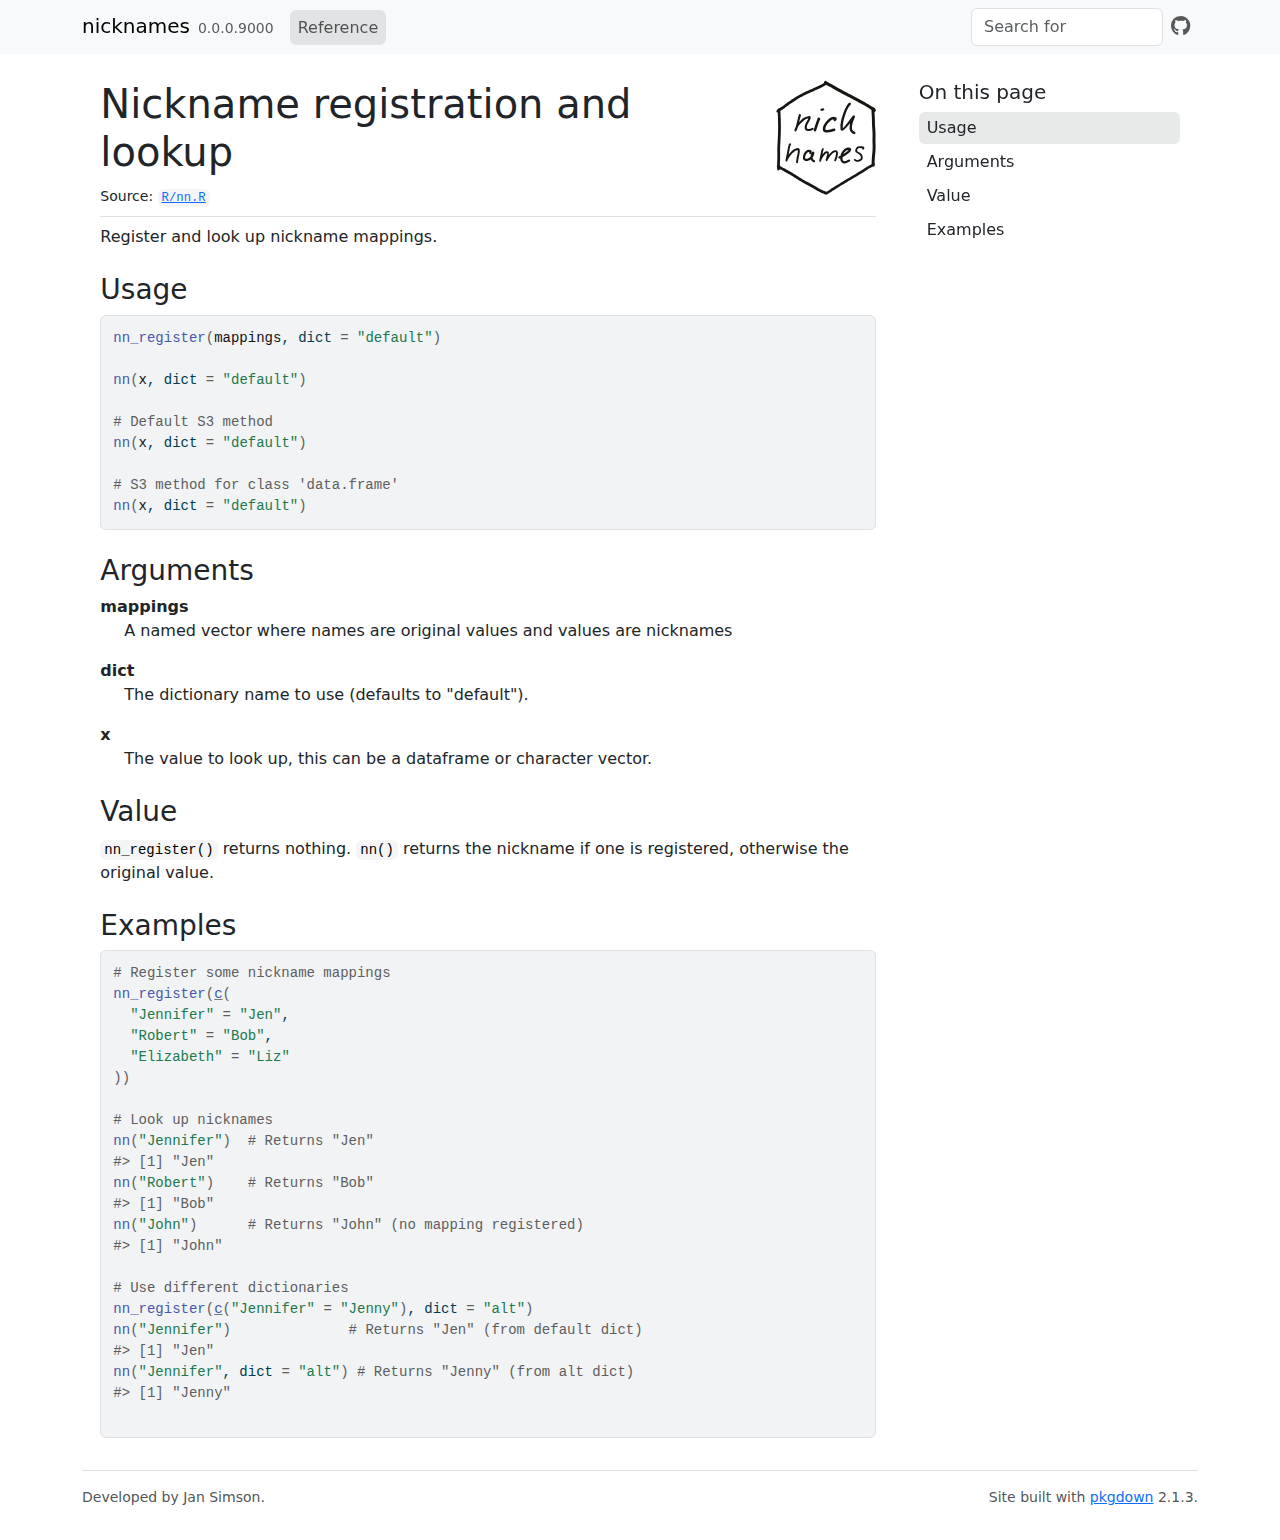
<file: reference/nn_register.html>
<!DOCTYPE html>
<!-- Generated by pkgdown: do not edit by hand --><html lang="en"><head><meta http-equiv="Content-Type" content="text/html; charset=UTF-8"><meta charset="utf-8"><meta http-equiv="X-UA-Compatible" content="IE=edge"><meta name="viewport" content="width=device-width, initial-scale=1, shrink-to-fit=no"><title>Nickname registration and lookup — nn_register • nicknames</title><script src="../deps/jquery-3.6.0/jquery-3.6.0.min.js"></script><meta name="viewport" content="width=device-width, initial-scale=1, shrink-to-fit=no"><link href="../deps/bootstrap-5.3.1/bootstrap.min.css" rel="stylesheet"><script src="../deps/bootstrap-5.3.1/bootstrap.bundle.min.js"></script><link href="../deps/font-awesome-6.5.2/css/all.min.css" rel="stylesheet"><link href="../deps/font-awesome-6.5.2/css/v4-shims.min.css" rel="stylesheet"><script src="../deps/headroom-0.11.0/headroom.min.js"></script><script src="../deps/headroom-0.11.0/jQuery.headroom.min.js"></script><script src="../deps/bootstrap-toc-1.0.1/bootstrap-toc.min.js"></script><script src="../deps/clipboard.js-2.0.11/clipboard.min.js"></script><script src="../deps/search-1.0.0/autocomplete.jquery.min.js"></script><script src="../deps/search-1.0.0/fuse.min.js"></script><script src="../deps/search-1.0.0/mark.min.js"></script><!-- pkgdown --><script src="../pkgdown.js"></script><link href="../extra.css" rel="stylesheet"><meta property="og:title" content="Nickname registration and lookup — nn_register"><meta name="description" content="Register and look up nickname mappings."><meta property="og:description" content="Register and look up nickname mappings."><meta property="og:image" content="http://simson.io/nicknames/logo.svg"></head><body>
    <a href="#main" class="visually-hidden-focusable">Skip to contents</a>


    <nav class="navbar navbar-expand-lg fixed-top bg-light" data-bs-theme="light" aria-label="Site navigation"><div class="container">

    <a class="navbar-brand me-2" href="../index.html">nicknames</a>

    <small class="nav-text text-muted me-auto" data-bs-toggle="tooltip" data-bs-placement="bottom" title="">0.0.0.9000</small>


    <button class="navbar-toggler" type="button" data-bs-toggle="collapse" data-bs-target="#navbar" aria-controls="navbar" aria-expanded="false" aria-label="Toggle navigation">
      <span class="navbar-toggler-icon"></span>
    </button>

    <div id="navbar" class="collapse navbar-collapse ms-3">
      <ul class="navbar-nav me-auto"><li class="active nav-item"><a class="nav-link" href="../reference/index.html">Reference</a></li>
      </ul><ul class="navbar-nav"><li class="nav-item"><form class="form-inline" role="search">
 <input class="form-control" type="search" name="search-input" id="search-input" autocomplete="off" aria-label="Search site" placeholder="Search for" data-search-index="../search.json"></form></li>
<li class="nav-item"><a class="external-link nav-link" href="https://github.com/jansim/nicknames/" aria-label="GitHub"><span class="fa fab fa-github fa-lg"></span></a></li>
      </ul></div>


  </div>
</nav><div class="container template-reference-topic">
<div class="row">
  <main id="main" class="col-md-9"><div class="page-header">
      <img src="../logo.svg" class="logo" alt=""><h1>Nickname registration and lookup</h1>
      <small class="dont-index">Source: <a href="https://github.com/jansim/nicknames/blob/main/R/nn.R" class="external-link"><code>R/nn.R</code></a></small>
      <div class="d-none name"><code>nn_register.Rd</code></div>
    </div>

    <div class="ref-description section level2">
    <p>Register and look up nickname mappings.</p>
    </div>

    <div class="section level2">
    <h2 id="ref-usage">Usage<a class="anchor" aria-label="anchor" href="#ref-usage"></a></h2>
    <div class="sourceCode"><pre class="sourceCode r"><code><span><span class="fu">nn_register</span><span class="op">(</span><span class="va">mappings</span>, dict <span class="op">=</span> <span class="st">"default"</span><span class="op">)</span></span>
<span></span>
<span><span class="fu">nn</span><span class="op">(</span><span class="va">x</span>, dict <span class="op">=</span> <span class="st">"default"</span><span class="op">)</span></span>
<span></span>
<span><span class="co"># Default S3 method</span></span>
<span><span class="fu">nn</span><span class="op">(</span><span class="va">x</span>, dict <span class="op">=</span> <span class="st">"default"</span><span class="op">)</span></span>
<span></span>
<span><span class="co"># S3 method for class 'data.frame'</span></span>
<span><span class="fu">nn</span><span class="op">(</span><span class="va">x</span>, dict <span class="op">=</span> <span class="st">"default"</span><span class="op">)</span></span></code></pre></div>
    </div>

    <div class="section level2">
    <h2 id="arguments">Arguments<a class="anchor" aria-label="anchor" href="#arguments"></a></h2>


<dl><dt id="arg-mappings">mappings<a class="anchor" aria-label="anchor" href="#arg-mappings"></a></dt>
<dd><p>A named vector where names are original values and values are nicknames</p></dd>


<dt id="arg-dict">dict<a class="anchor" aria-label="anchor" href="#arg-dict"></a></dt>
<dd><p>The dictionary name to use (defaults to "default").</p></dd>


<dt id="arg-x">x<a class="anchor" aria-label="anchor" href="#arg-x"></a></dt>
<dd><p>The value to look up, this can be a dataframe or character vector.</p></dd>

</dl></div>
    <div class="section level2">
    <h2 id="value">Value<a class="anchor" aria-label="anchor" href="#value"></a></h2>
    <p><code>nn_register()</code> returns nothing.
<code>nn()</code> returns the nickname if one is registered, otherwise the original value.</p>
    </div>

    <div class="section level2">
    <h2 id="ref-examples">Examples<a class="anchor" aria-label="anchor" href="#ref-examples"></a></h2>
    <div class="sourceCode"><pre class="sourceCode r"><code><span class="r-in"><span><span class="co"># Register some nickname mappings</span></span></span>
<span class="r-in"><span><span class="fu">nn_register</span><span class="op">(</span><span class="fu"><a href="https://rdrr.io/r/base/c.html" class="external-link">c</a></span><span class="op">(</span></span></span>
<span class="r-in"><span>  <span class="st">"Jennifer"</span> <span class="op">=</span> <span class="st">"Jen"</span>,</span></span>
<span class="r-in"><span>  <span class="st">"Robert"</span> <span class="op">=</span> <span class="st">"Bob"</span>,</span></span>
<span class="r-in"><span>  <span class="st">"Elizabeth"</span> <span class="op">=</span> <span class="st">"Liz"</span></span></span>
<span class="r-in"><span><span class="op">)</span><span class="op">)</span></span></span>
<span class="r-in"><span></span></span>
<span class="r-in"><span><span class="co"># Look up nicknames</span></span></span>
<span class="r-in"><span><span class="fu">nn</span><span class="op">(</span><span class="st">"Jennifer"</span><span class="op">)</span>  <span class="co"># Returns "Jen"</span></span></span>
<span class="r-out co"><span class="r-pr">#&gt;</span> [1] "Jen"</span>
<span class="r-in"><span><span class="fu">nn</span><span class="op">(</span><span class="st">"Robert"</span><span class="op">)</span>    <span class="co"># Returns "Bob"</span></span></span>
<span class="r-out co"><span class="r-pr">#&gt;</span> [1] "Bob"</span>
<span class="r-in"><span><span class="fu">nn</span><span class="op">(</span><span class="st">"John"</span><span class="op">)</span>      <span class="co"># Returns "John" (no mapping registered)</span></span></span>
<span class="r-out co"><span class="r-pr">#&gt;</span> [1] "John"</span>
<span class="r-in"><span></span></span>
<span class="r-in"><span><span class="co"># Use different dictionaries</span></span></span>
<span class="r-in"><span><span class="fu">nn_register</span><span class="op">(</span><span class="fu"><a href="https://rdrr.io/r/base/c.html" class="external-link">c</a></span><span class="op">(</span><span class="st">"Jennifer"</span> <span class="op">=</span> <span class="st">"Jenny"</span><span class="op">)</span>, dict <span class="op">=</span> <span class="st">"alt"</span><span class="op">)</span></span></span>
<span class="r-in"><span><span class="fu">nn</span><span class="op">(</span><span class="st">"Jennifer"</span><span class="op">)</span>              <span class="co"># Returns "Jen" (from default dict)</span></span></span>
<span class="r-out co"><span class="r-pr">#&gt;</span> [1] "Jen"</span>
<span class="r-in"><span><span class="fu">nn</span><span class="op">(</span><span class="st">"Jennifer"</span>, dict <span class="op">=</span> <span class="st">"alt"</span><span class="op">)</span> <span class="co"># Returns "Jenny" (from alt dict)</span></span></span>
<span class="r-out co"><span class="r-pr">#&gt;</span> [1] "Jenny"</span>
<span class="r-in"><span></span></span>
</code></pre></div>
    </div>
  </main><aside class="col-md-3"><nav id="toc" aria-label="Table of contents"><h2>On this page</h2>
    </nav></aside></div>


    <footer><div class="pkgdown-footer-left">
  <p>Developed by Jan Simson.</p>
</div>

<div class="pkgdown-footer-right">
  <p>Site built with <a href="https://pkgdown.r-lib.org/" class="external-link">pkgdown</a> 2.1.3.</p>
</div>

    </footer></div>





  </body></html>
</file>
<file: extra.css>
pre {
  font-weight: 400;
}
</file>
<file: deps/font-awesome-6.5.2/css/v4-shims.min.css>
/*!
 * Font Awesome Free 6.5.2 by @fontawesome - https://fontawesome.com
 * License - https://fontawesome.com/license/free (Icons: CC BY 4.0, Fonts: SIL OFL 1.1, Code: MIT License)
 * Copyright 2024 Fonticons, Inc.
 */
.fa.fa-glass:before{content:"\f000"}.fa.fa-envelope-o{font-family:"Font Awesome 6 Free";font-weight:400}.fa.fa-envelope-o:before{content:"\f0e0"}.fa.fa-star-o{font-family:"Font Awesome 6 Free";font-weight:400}.fa.fa-star-o:before{content:"\f005"}.fa.fa-close:before,.fa.fa-remove:before{content:"\f00d"}.fa.fa-gear:before{content:"\f013"}.fa.fa-trash-o{font-family:"Font Awesome 6 Free";font-weight:400}.fa.fa-trash-o:before{content:"\f2ed"}.fa.fa-home:before{content:"\f015"}.fa.fa-file-o{font-family:"Font Awesome 6 Free";font-weight:400}.fa.fa-file-o:before{content:"\f15b"}.fa.fa-clock-o{font-family:"Font Awesome 6 Free";font-weight:400}.fa.fa-clock-o:before{content:"\f017"}.fa.fa-arrow-circle-o-down{font-family:"Font Awesome 6 Free";font-weight:400}.fa.fa-arrow-circle-o-down:before{content:"\f358"}.fa.fa-arrow-circle-o-up{font-family:"Font Awesome 6 Free";font-weight:400}.fa.fa-arrow-circle-o-up:before{content:"\f35b"}.fa.fa-play-circle-o{font-family:"Font Awesome 6 Free";font-weight:400}.fa.fa-play-circle-o:before{content:"\f144"}.fa.fa-repeat:before,.fa.fa-rotate-right:before{content:"\f01e"}.fa.fa-refresh:before{content:"\f021"}.fa.fa-list-alt{font-family:"Font Awesome 6 Free";font-weight:400}.fa.fa-list-alt:before{content:"\f022"}.fa.fa-dedent:before{content:"\f03b"}.fa.fa-video-camera:before{content:"\f03d"}.fa.fa-picture-o{font-family:"Font Awesome 6 Free";font-weight:400}.fa.fa-picture-o:before{content:"\f03e"}.fa.fa-photo{font-family:"Font Awesome 6 Free";font-weight:400}.fa.fa-photo:before{content:"\f03e"}.fa.fa-image{font-family:"Font Awesome 6 Free";font-weight:400}.fa.fa-image:before{content:"\f03e"}.fa.fa-map-marker:before{content:"\f3c5"}.fa.fa-pencil-square-o{font-family:"Font Awesome 6 Free";font-weight:400}.fa.fa-pencil-square-o:before{content:"\f044"}.fa.fa-edit{font-family:"Font Awesome 6 Free";font-weight:400}.fa.fa-edit:before{content:"\f044"}.fa.fa-share-square-o:before{content:"\f14d"}.fa.fa-check-square-o{font-family:"Font Awesome 6 Free";font-weight:400}.fa.fa-check-square-o:before{content:"\f14a"}.fa.fa-arrows:before{content:"\f0b2"}.fa.fa-times-circle-o{font-family:"Font Awesome 6 Free";font-weight:400}.fa.fa-times-circle-o:before{content:"\f057"}.fa.fa-check-circle-o{font-family:"Font Awesome 6 Free";font-weight:400}.fa.fa-check-circle-o:before{content:"\f058"}.fa.fa-mail-forward:before{content:"\f064"}.fa.fa-expand:before{content:"\f424"}.fa.fa-compress:before{content:"\f422"}.fa.fa-eye,.fa.fa-eye-slash{font-family:"Font Awesome 6 Free";font-weight:400}.fa.fa-warning:before{content:"\f071"}.fa.fa-calendar:before{content:"\f073"}.fa.fa-arrows-v:before{content:"\f338"}.fa.fa-arrows-h:before{content:"\f337"}.fa.fa-bar-chart-o:before,.fa.fa-bar-chart:before{content:"\e0e3"}.fa.fa-twitter-square{font-family:"Font Awesome 6 Brands";font-weight:400}.fa.fa-twitter-square:before{content:"\f081"}.fa.fa-facebook-square{font-family:"Font Awesome 6 Brands";font-weight:400}.fa.fa-facebook-square:before{content:"\f082"}.fa.fa-gears:before{content:"\f085"}.fa.fa-thumbs-o-up{font-family:"Font Awesome 6 Free";font-weight:400}.fa.fa-thumbs-o-up:before{content:"\f164"}.fa.fa-thumbs-o-down{font-family:"Font Awesome 6 Free";font-weight:400}.fa.fa-thumbs-o-down:before{content:"\f165"}.fa.fa-heart-o{font-family:"Font Awesome 6 Free";font-weight:400}.fa.fa-heart-o:before{content:"\f004"}.fa.fa-sign-out:before{content:"\f2f5"}.fa.fa-linkedin-square{font-family:"Font Awesome 6 Brands";font-weight:400}.fa.fa-linkedin-square:before{content:"\f08c"}.fa.fa-thumb-tack:before{content:"\f08d"}.fa.fa-external-link:before{content:"\f35d"}.fa.fa-sign-in:before{content:"\f2f6"}.fa.fa-github-square{font-family:"Font Awesome 6 Brands";font-weight:400}.fa.fa-github-square:before{content:"\f092"}.fa.fa-lemon-o{font-family:"Font Awesome 6 Free";font-weight:400}.fa.fa-lemon-o:before{content:"\f094"}.fa.fa-square-o{font-family:"Font Awesome 6 Free";font-weight:400}.fa.fa-square-o:before{content:"\f0c8"}.fa.fa-bookmark-o{font-family:"Font Awesome 6 Free";font-weight:400}.fa.fa-bookmark-o:before{content:"\f02e"}.fa.fa-facebook,.fa.fa-twitter{font-family:"Font Awesome 6 Brands";font-weight:400}.fa.fa-facebook:before{content:"\f39e"}.fa.fa-facebook-f{font-family:"Font Awesome 6 Brands";font-weight:400}.fa.fa-facebook-f:before{content:"\f39e"}.fa.fa-github{font-family:"Font Awesome 6 Brands";font-weight:400}.fa.fa-credit-card{font-family:"Font Awesome 6 Free";font-weight:400}.fa.fa-feed:before{content:"\f09e"}.fa.fa-hdd-o{font-family:"Font Awesome 6 Free";font-weight:400}.fa.fa-hdd-o:before{content:"\f0a0"}.fa.fa-hand-o-right{font-family:"Font Awesome 6 Free";font-weight:400}.fa.fa-hand-o-right:before{content:"\f0a4"}.fa.fa-hand-o-left{font-family:"Font Awesome 6 Free";font-weight:400}.fa.fa-hand-o-left:before{content:"\f0a5"}.fa.fa-hand-o-up{font-family:"Font Awesome 6 Free";font-weight:400}.fa.fa-hand-o-up:before{content:"\f0a6"}.fa.fa-hand-o-down{font-family:"Font Awesome 6 Free";font-weight:400}.fa.fa-hand-o-down:before{content:"\f0a7"}.fa.fa-globe:before{content:"\f57d"}.fa.fa-tasks:before{content:"\f828"}.fa.fa-arrows-alt:before{content:"\f31e"}.fa.fa-group:before{content:"\f0c0"}.fa.fa-chain:before{content:"\f0c1"}.fa.fa-cut:before{content:"\f0c4"}.fa.fa-files-o{font-family:"Font Awesome 6 Free";font-weight:400}.fa.fa-files-o:before{content:"\f0c5"}.fa.fa-floppy-o{font-family:"Font Awesome 6 Free";font-weight:400}.fa.fa-floppy-o:before{content:"\f0c7"}.fa.fa-save{font-family:"Font Awesome 6 Free";font-weight:400}.fa.fa-save:before{content:"\f0c7"}.fa.fa-navicon:before,.fa.fa-reorder:before{content:"\f0c9"}.fa.fa-magic:before{content:"\e2ca"}.fa.fa-pinterest,.fa.fa-pinterest-square{font-family:"Font Awesome 6 Brands";font-weight:400}.fa.fa-pinterest-square:before{content:"\f0d3"}.fa.fa-google-plus-square{font-family:"Font Awesome 6 Brands";font-weight:400}.fa.fa-google-plus-square:before{content:"\f0d4"}.fa.fa-google-plus{font-family:"Font Awesome 6 Brands";font-weight:400}.fa.fa-google-plus:before{content:"\f0d5"}.fa.fa-money:before{content:"\f3d1"}.fa.fa-unsorted:before{content:"\f0dc"}.fa.fa-sort-desc:before{content:"\f0dd"}.fa.fa-sort-asc:before{content:"\f0de"}.fa.fa-linkedin{font-family:"Font Awesome 6 Brands";font-weight:400}.fa.fa-linkedin:before{content:"\f0e1"}.fa.fa-rotate-left:before{content:"\f0e2"}.fa.fa-legal:before{content:"\f0e3"}.fa.fa-dashboard:before,.fa.fa-tachometer:before{content:"\f625"}.fa.fa-comment-o{font-family:"Font Awesome 6 Free";font-weight:400}.fa.fa-comment-o:before{content:"\f075"}.fa.fa-comments-o{font-family:"Font Awesome 6 Free";font-weight:400}.fa.fa-comments-o:before{content:"\f086"}.fa.fa-flash:before{content:"\f0e7"}.fa.fa-clipboard:before{content:"\f0ea"}.fa.fa-lightbulb-o{font-family:"Font Awesome 6 Free";font-weight:400}.fa.fa-lightbulb-o:before{content:"\f0eb"}.fa.fa-exchange:before{content:"\f362"}.fa.fa-cloud-download:before{content:"\f0ed"}.fa.fa-cloud-upload:before{content:"\f0ee"}.fa.fa-bell-o{font-family:"Font Awesome 6 Free";font-weight:400}.fa.fa-bell-o:before{content:"\f0f3"}.fa.fa-cutlery:before{content:"\f2e7"}.fa.fa-file-text-o{font-family:"Font Awesome 6 Free";font-weight:400}.fa.fa-file-text-o:before{content:"\f15c"}.fa.fa-building-o{font-family:"Font Awesome 6 Free";font-weight:400}.fa.fa-building-o:before{content:"\f1ad"}.fa.fa-hospital-o{font-family:"Font Awesome 6 Free";font-weight:400}.fa.fa-hospital-o:before{content:"\f0f8"}.fa.fa-tablet:before{content:"\f3fa"}.fa.fa-mobile-phone:before,.fa.fa-mobile:before{content:"\f3cd"}.fa.fa-circle-o{font-family:"Font Awesome 6 Free";font-weight:400}.fa.fa-circle-o:before{content:"\f111"}.fa.fa-mail-reply:before{content:"\f3e5"}.fa.fa-github-alt{font-family:"Font Awesome 6 Brands";font-weight:400}.fa.fa-folder-o{font-family:"Font Awesome 6 Free";font-weight:400}.fa.fa-folder-o:before{content:"\f07b"}.fa.fa-folder-open-o{font-family:"Font Awesome 6 Free";font-weight:400}.fa.fa-folder-open-o:before{content:"\f07c"}.fa.fa-smile-o{font-family:"Font Awesome 6 Free";font-weight:400}.fa.fa-smile-o:before{content:"\f118"}.fa.fa-frown-o{font-family:"Font Awesome 6 Free";font-weight:400}.fa.fa-frown-o:before{content:"\f119"}.fa.fa-meh-o{font-family:"Font Awesome 6 Free";font-weight:400}.fa.fa-meh-o:before{content:"\f11a"}.fa.fa-keyboard-o{font-family:"Font Awesome 6 Free";font-weight:400}.fa.fa-keyboard-o:before{content:"\f11c"}.fa.fa-flag-o{font-family:"Font Awesome 6 Free";font-weight:400}.fa.fa-flag-o:before{content:"\f024"}.fa.fa-mail-reply-all:before{content:"\f122"}.fa.fa-star-half-o{font-family:"Font Awesome 6 Free";font-weight:400}.fa.fa-star-half-o:before{content:"\f5c0"}.fa.fa-star-half-empty{font-family:"Font Awesome 6 Free";font-weight:400}.fa.fa-star-half-empty:before{content:"\f5c0"}.fa.fa-star-half-full{font-family:"Font Awesome 6 Free";font-weight:400}.fa.fa-star-half-full:before{content:"\f5c0"}.fa.fa-code-fork:before{content:"\f126"}.fa.fa-chain-broken:before,.fa.fa-unlink:before{content:"\f127"}.fa.fa-calendar-o{font-family:"Font Awesome 6 Free";font-weight:400}.fa.fa-calendar-o:before{content:"\f133"}.fa.fa-css3,.fa.fa-html5,.fa.fa-maxcdn{font-family:"Font Awesome 6 Brands";font-weight:400}.fa.fa-unlock-alt:before{content:"\f09c"}.fa.fa-minus-square-o{font-family:"Font Awesome 6 Free";font-weight:400}.fa.fa-minus-square-o:before{content:"\f146"}.fa.fa-level-up:before{content:"\f3bf"}.fa.fa-level-down:before{content:"\f3be"}.fa.fa-pencil-square:before{content:"\f14b"}.fa.fa-external-link-square:before{content:"\f360"}.fa.fa-compass{font-family:"Font Awesome 6 Free";font-weight:400}.fa.fa-caret-square-o-down{font-family:"Font Awesome 6 Free";font-weight:400}.fa.fa-caret-square-o-down:before{content:"\f150"}.fa.fa-toggle-down{font-family:"Font Awesome 6 Free";font-weight:400}.fa.fa-toggle-down:before{content:"\f150"}.fa.fa-caret-square-o-up{font-family:"Font Awesome 6 Free";font-weight:400}.fa.fa-caret-square-o-up:before{content:"\f151"}.fa.fa-toggle-up{font-family:"Font Awesome 6 Free";font-weight:400}.fa.fa-toggle-up:before{content:"\f151"}.fa.fa-caret-square-o-right{font-family:"Font Awesome 6 Free";font-weight:400}.fa.fa-caret-square-o-right:before{content:"\f152"}.fa.fa-toggle-right{font-family:"Font Awesome 6 Free";font-weight:400}.fa.fa-toggle-right:before{content:"\f152"}.fa.fa-eur:before,.fa.fa-euro:before{content:"\f153"}.fa.fa-gbp:before{content:"\f154"}.fa.fa-dollar:before,.fa.fa-usd:before{content:"\24"}.fa.fa-inr:before,.fa.fa-rupee:before{content:"\e1bc"}.fa.fa-cny:before,.fa.fa-jpy:before,.fa.fa-rmb:before,.fa.fa-yen:before{content:"\f157"}.fa.fa-rouble:before,.fa.fa-rub:before,.fa.fa-ruble:before{content:"\f158"}.fa.fa-krw:before,.fa.fa-won:before{content:"\f159"}.fa.fa-bitcoin,.fa.fa-btc{font-family:"Font Awesome 6 Brands";font-weight:400}.fa.fa-bitcoin:before{content:"\f15a"}.fa.fa-file-text:before{content:"\f15c"}.fa.fa-sort-alpha-asc:before{content:"\f15d"}.fa.fa-sort-alpha-desc:before{content:"\f881"}.fa.fa-sort-amount-asc:before{content:"\f884"}.fa.fa-sort-amount-desc:before{content:"\f160"}.fa.fa-sort-numeric-asc:before{content:"\f162"}.fa.fa-sort-numeric-desc:before{content:"\f886"}.fa.fa-youtube-square{font-family:"Font Awesome 6 Brands";font-weight:400}.fa.fa-youtube-square:before{content:"\f431"}.fa.fa-xing,.fa.fa-xing-square,.fa.fa-youtube{font-family:"Font Awesome 6 Brands";font-weight:400}.fa.fa-xing-square:before{content:"\f169"}.fa.fa-youtube-play{font-family:"Font Awesome 6 Brands";font-weight:400}.fa.fa-youtube-play:before{content:"\f167"}.fa.fa-adn,.fa.fa-bitbucket,.fa.fa-bitbucket-square,.fa.fa-dropbox,.fa.fa-flickr,.fa.fa-instagram,.fa.fa-stack-overflow{font-family:"Font Awesome 6 Brands";font-weight:400}.fa.fa-bitbucket-square:before{content:"\f171"}.fa.fa-tumblr,.fa.fa-tumblr-square{font-family:"Font Awesome 6 Brands";font-weight:400}.fa.fa-tumblr-square:before{content:"\f174"}.fa.fa-long-arrow-down:before{content:"\f309"}.fa.fa-long-arrow-up:before{content:"\f30c"}.fa.fa-long-arrow-left:before{content:"\f30a"}.fa.fa-long-arrow-right:before{content:"\f30b"}.fa.fa-android,.fa.fa-apple,.fa.fa-dribbble,.fa.fa-foursquare,.fa.fa-gittip,.fa.fa-gratipay,.fa.fa-linux,.fa.fa-skype,.fa.fa-trello,.fa.fa-windows{font-family:"Font Awesome 6 Brands";font-weight:400}.fa.fa-gittip:before{content:"\f184"}.fa.fa-sun-o{font-family:"Font Awesome 6 Free";font-weight:400}.fa.fa-sun-o:before{content:"\f185"}.fa.fa-moon-o{font-family:"Font Awesome 6 Free";font-weight:400}.fa.fa-moon-o:before{content:"\f186"}.fa.fa-pagelines,.fa.fa-renren,.fa.fa-stack-exchange,.fa.fa-vk,.fa.fa-weibo{font-family:"Font Awesome 6 Brands";font-weight:400}.fa.fa-arrow-circle-o-right{font-family:"Font Awesome 6 Free";font-weight:400}.fa.fa-arrow-circle-o-right:before{content:"\f35a"}.fa.fa-arrow-circle-o-left{font-family:"Font Awesome 6 Free";font-weight:400}.fa.fa-arrow-circle-o-left:before{content:"\f359"}.fa.fa-caret-square-o-left{font-family:"Font Awesome 6 Free";font-weight:400}.fa.fa-caret-square-o-left:before{content:"\f191"}.fa.fa-toggle-left{font-family:"Font Awesome 6 Free";font-weight:400}.fa.fa-toggle-left:before{content:"\f191"}.fa.fa-dot-circle-o{font-family:"Font Awesome 6 Free";font-weight:400}.fa.fa-dot-circle-o:before{content:"\f192"}.fa.fa-vimeo-square{font-family:"Font Awesome 6 Brands";font-weight:400}.fa.fa-vimeo-square:before{content:"\f194"}.fa.fa-try:before,.fa.fa-turkish-lira:before{content:"\e2bb"}.fa.fa-plus-square-o{font-family:"Font Awesome 6 Free";font-weight:400}.fa.fa-plus-square-o:before{content:"\f0fe"}.fa.fa-openid,.fa.fa-slack,.fa.fa-wordpress{font-family:"Font Awesome 6 Brands";font-weight:400}.fa.fa-bank:before,.fa.fa-institution:before{content:"\f19c"}.fa.fa-mortar-board:before{content:"\f19d"}.fa.fa-google,.fa.fa-reddit,.fa.fa-reddit-square,.fa.fa-yahoo{font-family:"Font Awesome 6 Brands";font-weight:400}.fa.fa-reddit-square:before{content:"\f1a2"}.fa.fa-behance,.fa.fa-behance-square,.fa.fa-delicious,.fa.fa-digg,.fa.fa-drupal,.fa.fa-joomla,.fa.fa-pied-piper-alt,.fa.fa-pied-piper-pp,.fa.fa-stumbleupon,.fa.fa-stumbleupon-circle{font-family:"Font Awesome 6 Brands";font-weight:400}.fa.fa-behance-square:before{content:"\f1b5"}.fa.fa-steam,.fa.fa-steam-square{font-family:"Font Awesome 6 Brands";font-weight:400}.fa.fa-steam-square:before{content:"\f1b7"}.fa.fa-automobile:before{content:"\f1b9"}.fa.fa-cab:before{content:"\f1ba"}.fa.fa-deviantart,.fa.fa-soundcloud,.fa.fa-spotify{font-family:"Font Awesome 6 Brands";font-weight:400}.fa.fa-file-pdf-o{font-family:"Font Awesome 6 Free";font-weight:400}.fa.fa-file-pdf-o:before{content:"\f1c1"}.fa.fa-file-word-o{font-family:"Font Awesome 6 Free";font-weight:400}.fa.fa-file-word-o:before{content:"\f1c2"}.fa.fa-file-excel-o{font-family:"Font Awesome 6 Free";font-weight:400}.fa.fa-file-excel-o:before{content:"\f1c3"}.fa.fa-file-powerpoint-o{font-family:"Font Awesome 6 Free";font-weight:400}.fa.fa-file-powerpoint-o:before{content:"\f1c4"}.fa.fa-file-image-o{font-family:"Font Awesome 6 Free";font-weight:400}.fa.fa-file-image-o:before{content:"\f1c5"}.fa.fa-file-photo-o{font-family:"Font Awesome 6 Free";font-weight:400}.fa.fa-file-photo-o:before{content:"\f1c5"}.fa.fa-file-picture-o{font-family:"Font Awesome 6 Free";font-weight:400}.fa.fa-file-picture-o:before{content:"\f1c5"}.fa.fa-file-archive-o{font-family:"Font Awesome 6 Free";font-weight:400}.fa.fa-file-archive-o:before{content:"\f1c6"}.fa.fa-file-zip-o{font-family:"Font Awesome 6 Free";font-weight:400}.fa.fa-file-zip-o:before{content:"\f1c6"}.fa.fa-file-audio-o{font-family:"Font Awesome 6 Free";font-weight:400}.fa.fa-file-audio-o:before{content:"\f1c7"}.fa.fa-file-sound-o{font-family:"Font Awesome 6 Free";font-weight:400}.fa.fa-file-sound-o:before{content:"\f1c7"}.fa.fa-file-video-o{font-family:"Font Awesome 6 Free";font-weight:400}.fa.fa-file-video-o:before{content:"\f1c8"}.fa.fa-file-movie-o{font-family:"Font Awesome 6 Free";font-weight:400}.fa.fa-file-movie-o:before{content:"\f1c8"}.fa.fa-file-code-o{font-family:"Font Awesome 6 Free";font-weight:400}.fa.fa-file-code-o:before{content:"\f1c9"}.fa.fa-codepen,.fa.fa-jsfiddle,.fa.fa-vine{font-family:"Font Awesome 6 Brands";font-weight:400}.fa.fa-life-bouy:before,.fa.fa-life-buoy:before,.fa.fa-life-saver:before,.fa.fa-support:before{content:"\f1cd"}.fa.fa-circle-o-notch:before{content:"\f1ce"}.fa.fa-ra,.fa.fa-rebel{font-family:"Font Awesome 6 Brands";font-weight:400}.fa.fa-ra:before{content:"\f1d0"}.fa.fa-resistance{font-family:"Font Awesome 6 Brands";font-weight:400}.fa.fa-resistance:before{content:"\f1d0"}.fa.fa-empire,.fa.fa-ge{font-family:"Font Awesome 6 Brands";font-weight:400}.fa.fa-ge:before{content:"\f1d1"}.fa.fa-git-square{font-family:"Font Awesome 6 Brands";font-weight:400}.fa.fa-git-square:before{content:"\f1d2"}.fa.fa-git,.fa.fa-hacker-news,.fa.fa-y-combinator-square{font-family:"Font Awesome 6 Brands";font-weight:400}.fa.fa-y-combinator-square:before{content:"\f1d4"}.fa.fa-yc-square{font-family:"Font Awesome 6 Brands";font-weight:400}.fa.fa-yc-square:before{content:"\f1d4"}.fa.fa-qq,.fa.fa-tencent-weibo,.fa.fa-wechat,.fa.fa-weixin{font-family:"Font Awesome 6 Brands";font-weight:400}.fa.fa-wechat:before{content:"\f1d7"}.fa.fa-send:before{content:"\f1d8"}.fa.fa-paper-plane-o{font-family:"Font Awesome 6 Free";font-weight:400}.fa.fa-paper-plane-o:before{content:"\f1d8"}.fa.fa-send-o{font-family:"Font Awesome 6 Free";font-weight:400}.fa.fa-send-o:before{content:"\f1d8"}.fa.fa-circle-thin{font-family:"Font Awesome 6 Free";font-weight:400}.fa.fa-circle-thin:before{content:"\f111"}.fa.fa-header:before{content:"\f1dc"}.fa.fa-futbol-o{font-family:"Font Awesome 6 Free";font-weight:400}.fa.fa-futbol-o:before{content:"\f1e3"}.fa.fa-soccer-ball-o{font-family:"Font Awesome 6 Free";font-weight:400}.fa.fa-soccer-ball-o:before{content:"\f1e3"}.fa.fa-slideshare,.fa.fa-twitch,.fa.fa-yelp{font-family:"Font Awesome 6 Brands";font-weight:400}.fa.fa-newspaper-o{font-family:"Font Awesome 6 Free";font-weight:400}.fa.fa-newspaper-o:before{content:"\f1ea"}.fa.fa-cc-amex,.fa.fa-cc-discover,.fa.fa-cc-mastercard,.fa.fa-cc-paypal,.fa.fa-cc-stripe,.fa.fa-cc-visa,.fa.fa-google-wallet,.fa.fa-paypal{font-family:"Font Awesome 6 Brands";font-weight:400}.fa.fa-bell-slash-o{font-family:"Font Awesome 6 Free";font-weight:400}.fa.fa-bell-slash-o:before{content:"\f1f6"}.fa.fa-trash:before{content:"\f2ed"}.fa.fa-copyright{font-family:"Font Awesome 6 Free";font-weight:400}.fa.fa-eyedropper:before{content:"\f1fb"}.fa.fa-area-chart:before{content:"\f1fe"}.fa.fa-pie-chart:before{content:"\f200"}.fa.fa-line-chart:before{content:"\f201"}.fa.fa-lastfm,.fa.fa-lastfm-square{font-family:"Font Awesome 6 Brands";font-weight:400}.fa.fa-lastfm-square:before{content:"\f203"}.fa.fa-angellist,.fa.fa-ioxhost{font-family:"Font Awesome 6 Brands";font-weight:400}.fa.fa-cc{font-family:"Font Awesome 6 Free";font-weight:400}.fa.fa-cc:before{content:"\f20a"}.fa.fa-ils:before,.fa.fa-shekel:before,.fa.fa-sheqel:before{content:"\f20b"}.fa.fa-buysellads,.fa.fa-connectdevelop,.fa.fa-dashcube,.fa.fa-forumbee,.fa.fa-leanpub,.fa.fa-sellsy,.fa.fa-shirtsinbulk,.fa.fa-simplybuilt,.fa.fa-skyatlas{font-family:"Font Awesome 6 Brands";font-weight:400}.fa.fa-diamond{font-family:"Font Awesome 6 Free";font-weight:400}.fa.fa-diamond:before{content:"\f3a5"}.fa.fa-intersex:before,.fa.fa-transgender:before{content:"\f224"}.fa.fa-transgender-alt:before{content:"\f225"}.fa.fa-facebook-official{font-family:"Font Awesome 6 Brands";font-weight:400}.fa.fa-facebook-official:before{content:"\f09a"}.fa.fa-pinterest-p,.fa.fa-whatsapp{font-family:"Font Awesome 6 Brands";font-weight:400}.fa.fa-hotel:before{content:"\f236"}.fa.fa-medium,.fa.fa-viacoin,.fa.fa-y-combinator,.fa.fa-yc{font-family:"Font Awesome 6 Brands";font-weight:400}.fa.fa-yc:before{content:"\f23b"}.fa.fa-expeditedssl,.fa.fa-opencart,.fa.fa-optin-monster{font-family:"Font Awesome 6 Brands";font-weight:400}.fa.fa-battery-4:before,.fa.fa-battery:before{content:"\f240"}.fa.fa-battery-3:before{content:"\f241"}.fa.fa-battery-2:before{content:"\f242"}.fa.fa-battery-1:before{content:"\f243"}.fa.fa-battery-0:before{content:"\f244"}.fa.fa-object-group,.fa.fa-object-ungroup,.fa.fa-sticky-note-o{font-family:"Font Awesome 6 Free";font-weight:400}.fa.fa-sticky-note-o:before{content:"\f249"}.fa.fa-cc-diners-club,.fa.fa-cc-jcb{font-family:"Font Awesome 6 Brands";font-weight:400}.fa.fa-clone{font-family:"Font Awesome 6 Free";font-weight:400}.fa.fa-hourglass-o:before{content:"\f254"}.fa.fa-hourglass-1:before{content:"\f251"}.fa.fa-hourglass-2:before{content:"\f252"}.fa.fa-hourglass-3:before{content:"\f253"}.fa.fa-hand-rock-o{font-family:"Font Awesome 6 Free";font-weight:400}.fa.fa-hand-rock-o:before{content:"\f255"}.fa.fa-hand-grab-o{font-family:"Font Awesome 6 Free";font-weight:400}.fa.fa-hand-grab-o:before{content:"\f255"}.fa.fa-hand-paper-o{font-family:"Font Awesome 6 Free";font-weight:400}.fa.fa-hand-paper-o:before{content:"\f256"}.fa.fa-hand-stop-o{font-family:"Font Awesome 6 Free";font-weight:400}.fa.fa-hand-stop-o:before{content:"\f256"}.fa.fa-hand-scissors-o{font-family:"Font Awesome 6 Free";font-weight:400}.fa.fa-hand-scissors-o:before{content:"\f257"}.fa.fa-hand-lizard-o{font-family:"Font Awesome 6 Free";font-weight:400}.fa.fa-hand-lizard-o:before{content:"\f258"}.fa.fa-hand-spock-o{font-family:"Font Awesome 6 Free";font-weight:400}.fa.fa-hand-spock-o:before{content:"\f259"}.fa.fa-hand-pointer-o{font-family:"Font Awesome 6 Free";font-weight:400}.fa.fa-hand-pointer-o:before{content:"\f25a"}.fa.fa-hand-peace-o{font-family:"Font Awesome 6 Free";font-weight:400}.fa.fa-hand-peace-o:before{content:"\f25b"}.fa.fa-registered{font-family:"Font Awesome 6 Free";font-weight:400}.fa.fa-creative-commons,.fa.fa-gg,.fa.fa-gg-circle,.fa.fa-odnoklassniki,.fa.fa-odnoklassniki-square{font-family:"Font Awesome 6 Brands";font-weight:400}.fa.fa-odnoklassniki-square:before{content:"\f264"}.fa.fa-chrome,.fa.fa-firefox,.fa.fa-get-pocket,.fa.fa-internet-explorer,.fa.fa-opera,.fa.fa-safari,.fa.fa-wikipedia-w{font-family:"Font Awesome 6 Brands";font-weight:400}.fa.fa-television:before{content:"\f26c"}.fa.fa-500px,.fa.fa-amazon,.fa.fa-contao{font-family:"Font Awesome 6 Brands";font-weight:400}.fa.fa-calendar-plus-o{font-family:"Font Awesome 6 Free";font-weight:400}.fa.fa-calendar-plus-o:before{content:"\f271"}.fa.fa-calendar-minus-o{font-family:"Font Awesome 6 Free";font-weight:400}.fa.fa-calendar-minus-o:before{content:"\f272"}.fa.fa-calendar-times-o{font-family:"Font Awesome 6 Free";font-weight:400}.fa.fa-calendar-times-o:before{content:"\f273"}.fa.fa-calendar-check-o{font-family:"Font Awesome 6 Free";font-weight:400}.fa.fa-calendar-check-o:before{content:"\f274"}.fa.fa-map-o{font-family:"Font Awesome 6 Free";font-weight:400}.fa.fa-map-o:before{content:"\f279"}.fa.fa-commenting:before{content:"\f4ad"}.fa.fa-commenting-o{font-family:"Font Awesome 6 Free";font-weight:400}.fa.fa-commenting-o:before{content:"\f4ad"}.fa.fa-houzz,.fa.fa-vimeo{font-family:"Font Awesome 6 Brands";font-weight:400}.fa.fa-vimeo:before{content:"\f27d"}.fa.fa-black-tie,.fa.fa-edge,.fa.fa-fonticons,.fa.fa-reddit-alien{font-family:"Font Awesome 6 Brands";font-weight:400}.fa.fa-credit-card-alt:before{content:"\f09d"}.fa.fa-codiepie,.fa.fa-fort-awesome,.fa.fa-mixcloud,.fa.fa-modx,.fa.fa-product-hunt,.fa.fa-scribd,.fa.fa-usb{font-family:"Font Awesome 6 Brands";font-weight:400}.fa.fa-pause-circle-o{font-family:"Font Awesome 6 Free";font-weight:400}.fa.fa-pause-circle-o:before{content:"\f28b"}.fa.fa-stop-circle-o{font-family:"Font Awesome 6 Free";font-weight:400}.fa.fa-stop-circle-o:before{content:"\f28d"}.fa.fa-bluetooth,.fa.fa-bluetooth-b,.fa.fa-envira,.fa.fa-gitlab,.fa.fa-wheelchair-alt,.fa.fa-wpbeginner,.fa.fa-wpforms{font-family:"Font Awesome 6 Brands";font-weight:400}.fa.fa-wheelchair-alt:before{content:"\f368"}.fa.fa-question-circle-o{font-family:"Font Awesome 6 Free";font-weight:400}.fa.fa-question-circle-o:before{content:"\f059"}.fa.fa-volume-control-phone:before{content:"\f2a0"}.fa.fa-asl-interpreting:before{content:"\f2a3"}.fa.fa-deafness:before,.fa.fa-hard-of-hearing:before{content:"\f2a4"}.fa.fa-glide,.fa.fa-glide-g{font-family:"Font Awesome 6 Brands";font-weight:400}.fa.fa-signing:before{content:"\f2a7"}.fa.fa-viadeo,.fa.fa-viadeo-square{font-family:"Font Awesome 6 Brands";font-weight:400}.fa.fa-viadeo-square:before{content:"\f2aa"}.fa.fa-snapchat,.fa.fa-snapchat-ghost{font-family:"Font Awesome 6 Brands";font-weight:400}.fa.fa-snapchat-ghost:before{content:"\f2ab"}.fa.fa-snapchat-square{font-family:"Font Awesome 6 Brands";font-weight:400}.fa.fa-snapchat-square:before{content:"\f2ad"}.fa.fa-first-order,.fa.fa-google-plus-official,.fa.fa-pied-piper,.fa.fa-themeisle,.fa.fa-yoast{font-family:"Font Awesome 6 Brands";font-weight:400}.fa.fa-google-plus-official:before{content:"\f2b3"}.fa.fa-google-plus-circle{font-family:"Font Awesome 6 Brands";font-weight:400}.fa.fa-google-plus-circle:before{content:"\f2b3"}.fa.fa-fa,.fa.fa-font-awesome{font-family:"Font Awesome 6 Brands";font-weight:400}.fa.fa-fa:before{content:"\f2b4"}.fa.fa-handshake-o{font-family:"Font Awesome 6 Free";font-weight:400}.fa.fa-handshake-o:before{content:"\f2b5"}.fa.fa-envelope-open-o{font-family:"Font Awesome 6 Free";font-weight:400}.fa.fa-envelope-open-o:before{content:"\f2b6"}.fa.fa-linode{font-family:"Font Awesome 6 Brands";font-weight:400}.fa.fa-address-book-o{font-family:"Font Awesome 6 Free";font-weight:400}.fa.fa-address-book-o:before{content:"\f2b9"}.fa.fa-vcard:before{content:"\f2bb"}.fa.fa-address-card-o{font-family:"Font Awesome 6 Free";font-weight:400}.fa.fa-address-card-o:before{content:"\f2bb"}.fa.fa-vcard-o{font-family:"Font Awesome 6 Free";font-weight:400}.fa.fa-vcard-o:before{content:"\f2bb"}.fa.fa-user-circle-o{font-family:"Font Awesome 6 Free";font-weight:400}.fa.fa-user-circle-o:before{content:"\f2bd"}.fa.fa-user-o{font-family:"Font Awesome 6 Free";font-weight:400}.fa.fa-user-o:before{content:"\f007"}.fa.fa-id-badge{font-family:"Font Awesome 6 Free";font-weight:400}.fa.fa-drivers-license:before{content:"\f2c2"}.fa.fa-id-card-o{font-family:"Font Awesome 6 Free";font-weight:400}.fa.fa-id-card-o:before{content:"\f2c2"}.fa.fa-drivers-license-o{font-family:"Font Awesome 6 Free";font-weight:400}.fa.fa-drivers-license-o:before{content:"\f2c2"}.fa.fa-free-code-camp,.fa.fa-quora,.fa.fa-telegram{font-family:"Font Awesome 6 Brands";font-weight:400}.fa.fa-thermometer-4:before,.fa.fa-thermometer:before{content:"\f2c7"}.fa.fa-thermometer-3:before{content:"\f2c8"}.fa.fa-thermometer-2:before{content:"\f2c9"}.fa.fa-thermometer-1:before{content:"\f2ca"}.fa.fa-thermometer-0:before{content:"\f2cb"}.fa.fa-bathtub:before,.fa.fa-s15:before{content:"\f2cd"}.fa.fa-window-maximize,.fa.fa-window-restore{font-family:"Font Awesome 6 Free";font-weight:400}.fa.fa-times-rectangle:before{content:"\f410"}.fa.fa-window-close-o{font-family:"Font Awesome 6 Free";font-weight:400}.fa.fa-window-close-o:before{content:"\f410"}.fa.fa-times-rectangle-o{font-family:"Font Awesome 6 Free";font-weight:400}.fa.fa-times-rectangle-o:before{content:"\f410"}.fa.fa-bandcamp,.fa.fa-eercast,.fa.fa-etsy,.fa.fa-grav,.fa.fa-imdb,.fa.fa-ravelry{font-family:"Font Awesome 6 Brands";font-weight:400}.fa.fa-eercast:before{content:"\f2da"}.fa.fa-snowflake-o{font-family:"Font Awesome 6 Free";font-weight:400}.fa.fa-snowflake-o:before{content:"\f2dc"}.fa.fa-meetup,.fa.fa-superpowers,.fa.fa-wpexplorer{font-family:"Font Awesome 6 Brands";font-weight:400}
</file>
